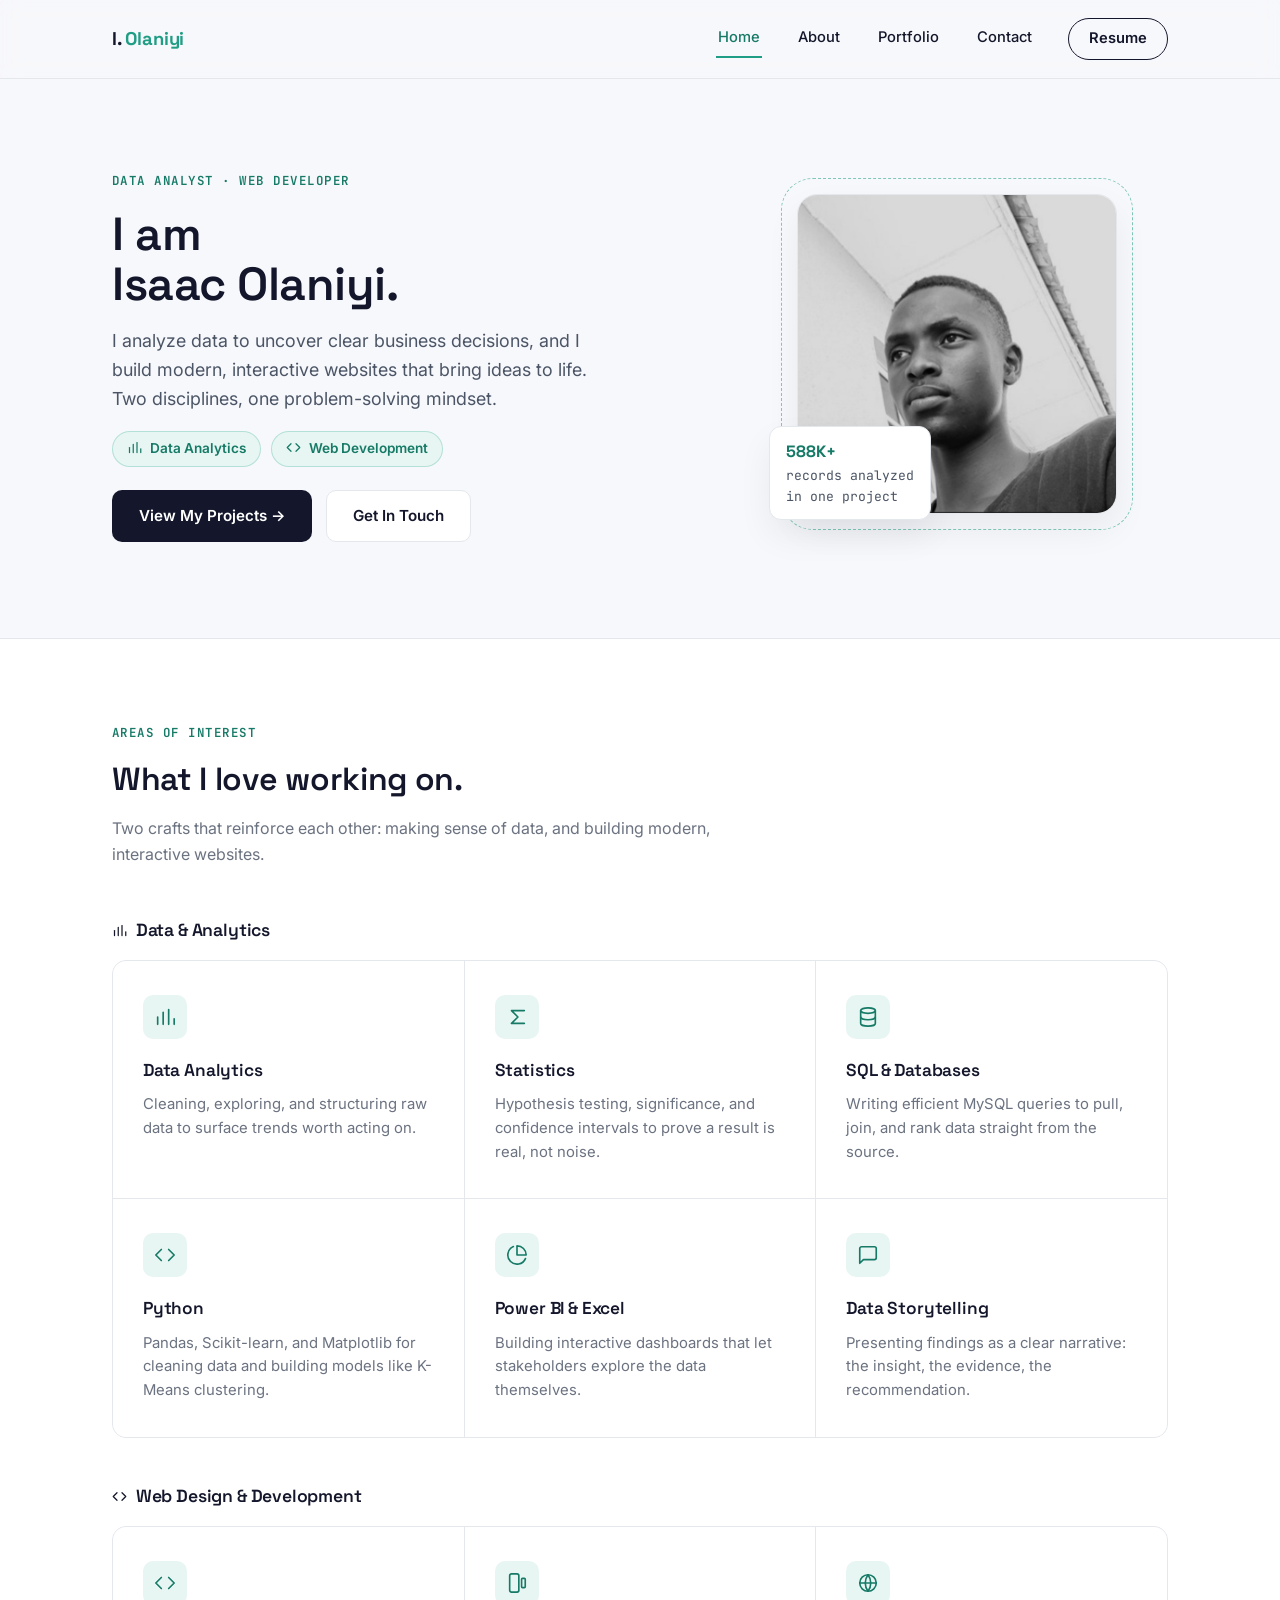
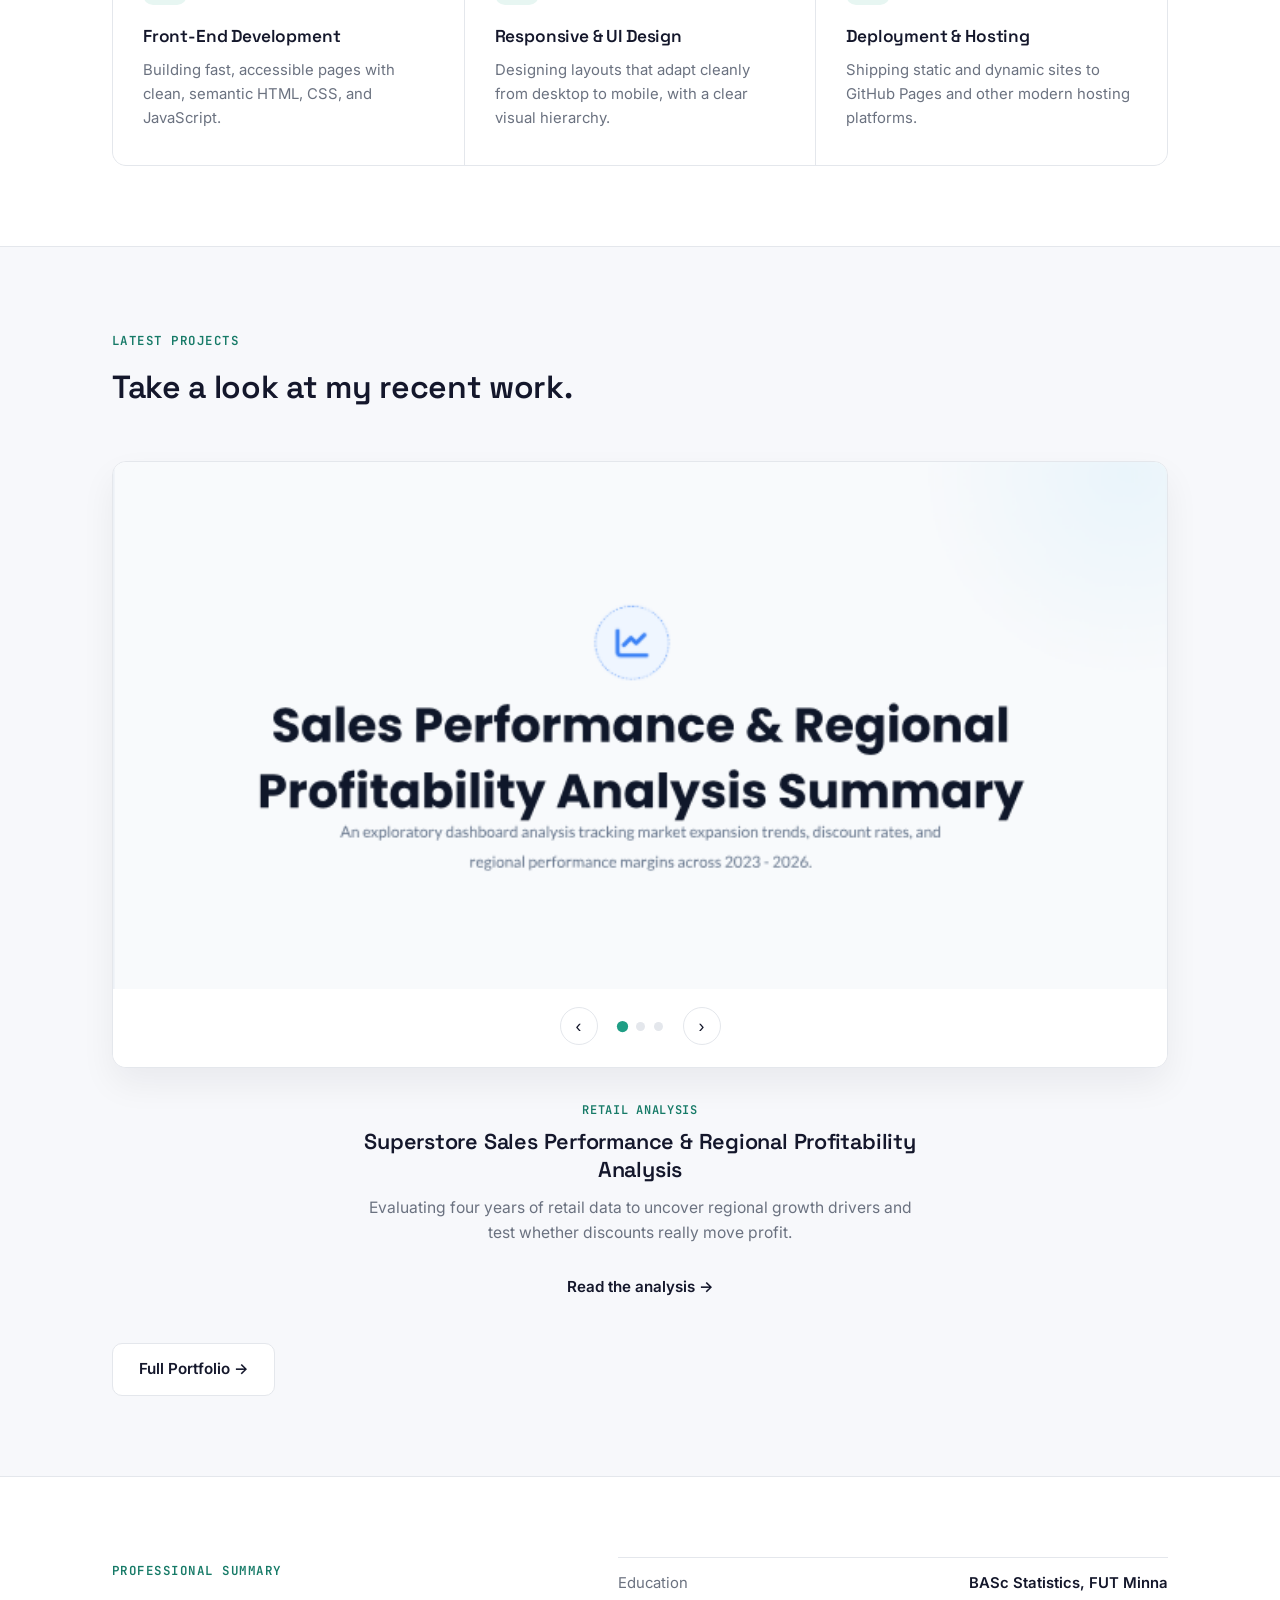
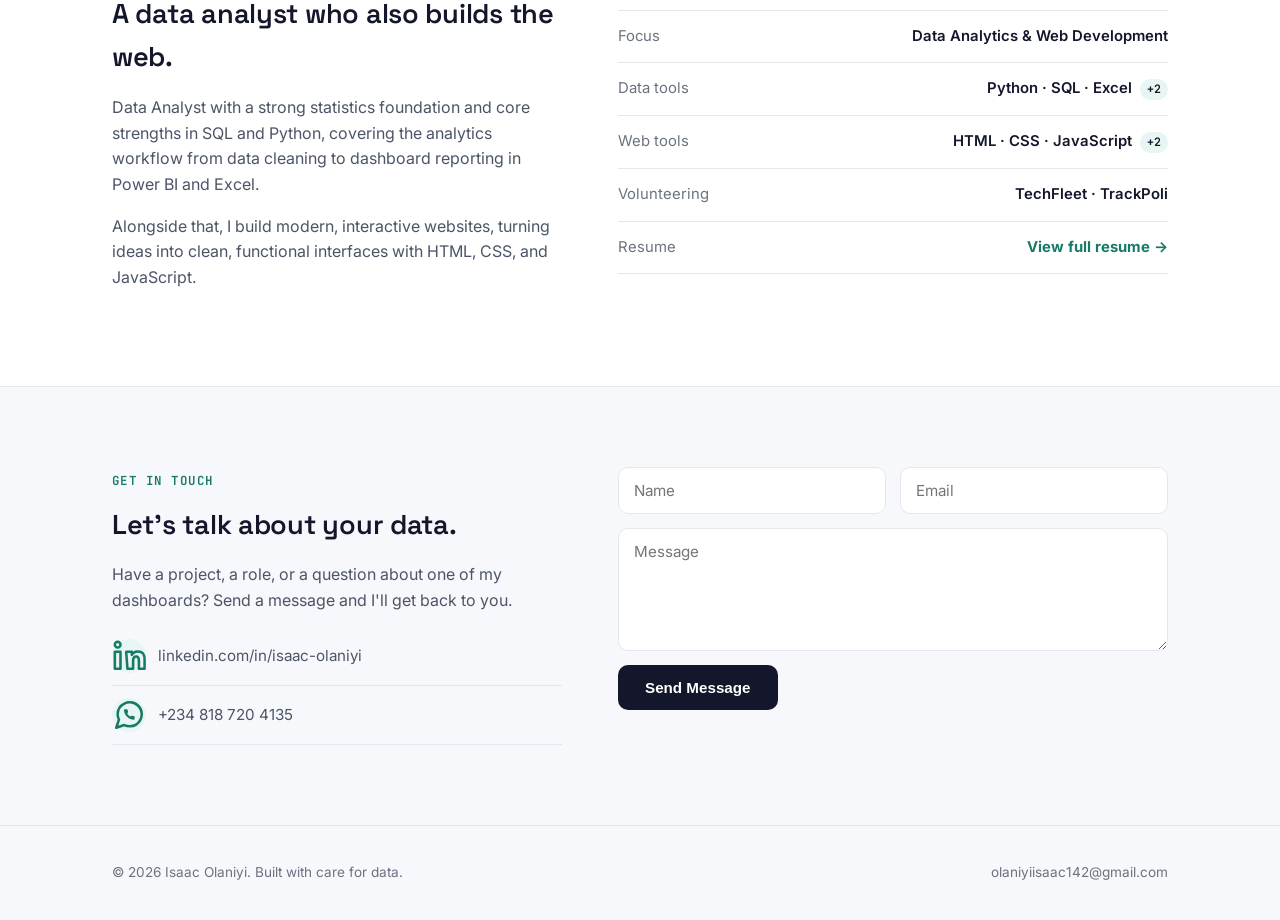
<file: index.html>
<!DOCTYPE html>
<html lang="en">
<head>
<meta charset="utf-8" />
<meta name="viewport" content="width=device-width, initial-scale=1" />
<title>Isaac Olaniyi | Data Analyst &amp; Web Developer</title>
<link rel="stylesheet" href="css/style.css" />
</head>
<body>

<nav id="site-nav">
  <div class="nav-inner">
    <a href="index.html" class="brand">I. <span>Olaniyi</span></a>
    <button class="nav-toggle" aria-label="Toggle menu"><span></span><span></span><span></span></button>
    <div class="nav-links">
      <a href="index.html" class="current">Home</a>
      <a href="index.html#about">About</a>
      <a href="portfolio.html">Portfolio</a>
      <a href="index.html#contact">Contact</a>
      <a href="resume.html" class="btn-pill">Resume</a>
    </div>
  </div>
</nav>

<main>

  <!-- Hero -->
  <section class="hero">
    <div class="wrap hero-grid">
      <div>
        <span class="eyebrow">Data Analyst · Web Developer</span>
        <h1>I am<br />Isaac Olaniyi.</h1>
        <p class="lede">I analyze data to uncover clear business decisions, and I build modern, interactive websites that bring ideas to life. Two disciplines, one problem-solving mindset.</p>
        <div class="dual-badges">
          <span class="dual-badge"><svg class="inline-icon" viewBox="0 0 24 24" fill="none" stroke="currentColor" stroke-width="2" stroke-linecap="round" stroke-linejoin="round"><line x1="4" y1="20" x2="4" y2="12"/><line x1="10" y1="20" x2="10" y2="7"/><line x1="16" y1="20" x2="16" y2="4"/><line x1="22" y1="20" x2="22" y2="14"/></svg> Data Analytics</span>
          <span class="dual-badge"><svg class="inline-icon" viewBox="0 0 24 24" fill="none" stroke="currentColor" stroke-width="2" stroke-linecap="round" stroke-linejoin="round"><polyline points="16 18 22 12 16 6"/><polyline points="8 6 2 12 8 18"/></svg> Web Development</span>
        </div>
        <div class="actions-row" style="margin-top:1.4em;">
          <a href="portfolio.html" class="btn btn-primary">View My Projects →</a>
          <a href="index.html#contact" class="btn btn-ghost">Get In Touch</a>
        </div>
      </div>
      <div class="hero-photo-wrap">
        <div class="hero-ring"></div>
        <div class="hero-photo"><img src="images/avatar.png" alt="Isaac Olaniyi" /></div>
        <div class="hero-chip"><strong>588K+</strong>records analyzed<br />in one project</div>
      </div>
    </div>
  </section>

  <!-- Areas of Interest -->
  <section class="section section-alt" id="interests">
    <div class="wrap">
      <div class="section-head">
        <span class="eyebrow">Areas of Interest</span>
        <h2>What I love working on.</h2>
        <p>Two crafts that reinforce each other: making sense of data, and building modern, interactive websites.</p>
      </div>

      <h3 class="interest-group-title"><svg class="inline-icon" viewBox="0 0 24 24" fill="none" stroke="currentColor" stroke-width="2" stroke-linecap="round" stroke-linejoin="round"><line x1="4" y1="20" x2="4" y2="12"/><line x1="10" y1="20" x2="10" y2="7"/><line x1="16" y1="20" x2="16" y2="4"/><line x1="22" y1="20" x2="22" y2="14"/></svg> Data &amp; Analytics</h3>
      <div class="interest-grid">
        <div class="interest-card">
          <div class="interest-icon">
            <svg viewBox="0 0 24 24" fill="none" stroke="currentColor" stroke-width="1.8" stroke-linecap="round" stroke-linejoin="round"><line x1="4" y1="20" x2="4" y2="12"/><line x1="10" y1="20" x2="10" y2="7"/><line x1="16" y1="20" x2="16" y2="4"/><line x1="22" y1="20" x2="22" y2="14"/></svg>
          </div>
          <h3>Data Analytics</h3>
          <p>Cleaning, exploring, and structuring raw data to surface trends worth acting on.</p>
        </div>
        <div class="interest-card">
          <div class="interest-icon">
            <svg viewBox="0 0 24 24" fill="none" stroke="currentColor" stroke-width="1.8" stroke-linecap="round" stroke-linejoin="round"><path d="M20 5H6l7 7-7 7h14"/></svg>
          </div>
          <h3>Statistics</h3>
          <p>Hypothesis testing, significance, and confidence intervals to prove a result is real, not noise.</p>
        </div>
        <div class="interest-card">
          <div class="interest-icon">
            <svg viewBox="0 0 24 24" fill="none" stroke="currentColor" stroke-width="1.8" stroke-linecap="round" stroke-linejoin="round"><ellipse cx="12" cy="5" rx="8" ry="3"/><path d="M4 5v14c0 1.66 3.58 3 8 3s8-1.34 8-3V5"/><path d="M4 12c0 1.66 3.58 3 8 3s8-1.34 8-3"/></svg>
          </div>
          <h3>SQL &amp; Databases</h3>
          <p>Writing efficient MySQL queries to pull, join, and rank data straight from the source.</p>
        </div>
        <div class="interest-card">
          <div class="interest-icon">
            <svg viewBox="0 0 24 24" fill="none" stroke="currentColor" stroke-width="1.8" stroke-linecap="round" stroke-linejoin="round"><polyline points="16 18 22 12 16 6"/><polyline points="8 6 2 12 8 18"/></svg>
          </div>
          <h3>Python</h3>
          <p>Pandas, Scikit-learn, and Matplotlib for cleaning data and building models like K-Means clustering.</p>
        </div>
        <div class="interest-card">
          <div class="interest-icon">
            <svg viewBox="0 0 24 24" fill="none" stroke="currentColor" stroke-width="1.8" stroke-linecap="round" stroke-linejoin="round"><path d="M21.21 15.89A10 10 0 1 1 8 2.83"/><path d="M22 12A10 10 0 0 0 12 2v10z"/></svg>
          </div>
          <h3>Power BI &amp; Excel</h3>
          <p>Building interactive dashboards that let stakeholders explore the data themselves.</p>
        </div>
        <div class="interest-card">
          <div class="interest-icon">
            <svg viewBox="0 0 24 24" fill="none" stroke="currentColor" stroke-width="1.8" stroke-linecap="round" stroke-linejoin="round"><path d="M21 15a2 2 0 0 1-2 2H7l-4 4V5a2 2 0 0 1 2-2h14a2 2 0 0 1 2 2z"/></svg>
          </div>
          <h3>Data Storytelling</h3>
          <p>Presenting findings as a clear narrative: the insight, the evidence, the recommendation.</p>
        </div>
      </div>

      <h3 class="interest-group-title" style="margin-top:44px;"><svg class="inline-icon" viewBox="0 0 24 24" fill="none" stroke="currentColor" stroke-width="2" stroke-linecap="round" stroke-linejoin="round"><polyline points="16 18 22 12 16 6"/><polyline points="8 6 2 12 8 18"/></svg> Web Design &amp; Development</h3>
      <div class="interest-grid">
        <div class="interest-card">
          <div class="interest-icon">
            <svg viewBox="0 0 24 24" fill="none" stroke="currentColor" stroke-width="1.8" stroke-linecap="round" stroke-linejoin="round"><polyline points="16 18 22 12 16 6"/><polyline points="8 6 2 12 8 18"/></svg>
          </div>
          <h3>Front-End Development</h3>
          <p>Building fast, accessible pages with clean, semantic HTML, CSS, and JavaScript.</p>
        </div>
        <div class="interest-card">
          <div class="interest-icon">
            <svg viewBox="0 0 24 24" fill="none" stroke="currentColor" stroke-width="1.8" stroke-linecap="round" stroke-linejoin="round"><rect x="4" y="2" width="10" height="20" rx="2"/><rect x="17" y="7" width="4" height="10" rx="1"/></svg>
          </div>
          <h3>Responsive &amp; UI Design</h3>
          <p>Designing layouts that adapt cleanly from desktop to mobile, with a clear visual hierarchy.</p>
        </div>
        <div class="interest-card">
          <div class="interest-icon">
            <svg viewBox="0 0 24 24" fill="none" stroke="currentColor" stroke-width="1.8" stroke-linecap="round" stroke-linejoin="round"><circle cx="12" cy="12" r="9"/><line x1="3" y1="12" x2="21" y2="12"/><path d="M12 3a15 15 0 010 18a15 15 0 010-18z"/></svg>
          </div>
          <h3>Deployment &amp; Hosting</h3>
          <p>Shipping static and dynamic sites to GitHub Pages and other modern hosting platforms.</p>
        </div>
      </div>
    </div>
  </section>

  <!-- Latest Projects -->
  <section class="section" id="work">
    <div class="wrap">
      <div class="section-head">
        <span class="eyebrow">Latest Projects</span>
        <h2>Take a look at my recent work.</h2>
      </div>
      <div class="project-slider" id="project-slider">
        <div class="slider-track" id="slider-track">

          <div class="slide">
            <a href="project-ecommerce.html" class="slide-image">
              <img src="images/thumbs/superstore-slide.png" alt="Superstore Sales Performance summary slide" />
            </a>
          </div>

          <div class="slide">
            <a href="project-abtest.html" class="slide-image">
              <img src="images/thumbs/abtest-slide.png" alt="Campaign Performance A/B Test Evaluation title slide" />
            </a>
          </div>

          <div class="slide">
            <a href="project-webportfolio.html" class="slide-image">
              <img src="images/thumbs/webportfolio-preview.png" alt="This portfolio website homepage preview" />
            </a>
          </div>

        </div>
        <div class="slider-controls">
          <button class="slider-arrow" id="slider-prev" aria-label="Previous project">‹</button>
          <div class="slider-dots" id="slider-dots">
            <button class="dot active" data-goto="0" aria-label="Go to slide 1"></button>
            <button class="dot" data-goto="1" aria-label="Go to slide 2"></button>
            <button class="dot" data-goto="2" aria-label="Go to slide 3"></button>
          </div>
          <button class="slider-arrow" id="slider-next" aria-label="Next project">›</button>
        </div>
      </div>

      <div class="slide-captions" id="slide-captions">
        <div class="slide-caption active">
          <span class="project-tag">Retail Analysis</span>
          <h3><a href="project-ecommerce.html">Superstore Sales Performance &amp; Regional Profitability Analysis</a></h3>
          <p>Evaluating four years of retail data to uncover regional growth drivers and test whether discounts really move profit.</p>
          <a href="project-ecommerce.html" class="project-arrow">Read the analysis →</a>
        </div>
        <div class="slide-caption">
          <span class="project-tag">Marketing Experimentation</span>
          <h3><a href="project-abtest.html">Marketing Campaign A/B Test Evaluation</a></h3>
          <p>A Chi-Square test across 588,101 users proving the ad campaign drove a real, statistically significant lift.</p>
          <a href="project-abtest.html" class="project-arrow">Read the analysis →</a>
        </div>
        <div class="slide-caption">
          <span class="project-tag">Web Development</span>
          <h3><a href="project-webportfolio.html">This Portfolio Website</a></h3>
          <p>A responsive, multi-page site built from scratch with semantic HTML, custom CSS, and vanilla JS, the one you're looking at right now.</p>
          <a href="project-webportfolio.html" class="project-arrow">See how it's built →</a>
        </div>
      </div>

      <div class="section-foot">
        <a href="portfolio.html" class="btn btn-ghost">Full Portfolio →</a>
      </div>
    </div>
  </section>

  <!-- About -->
  <section class="section section-alt" id="about">
    <div class="wrap about-layout">
      <div>
        <span class="eyebrow">Professional Summary</span>
        <h2 style="font-size:1.7em;margin-bottom:.6em;">A data analyst who also builds the web.</h2>
        <p>Data Analyst with a strong statistics foundation and core strengths in SQL and Python, covering the analytics workflow from data cleaning to dashboard reporting in Power BI and Excel.</p>
        <p>Alongside that, I build modern, interactive websites, turning ideas into clean, functional interfaces with HTML, CSS, and JavaScript.</p>
      </div>
      <ul class="fact-list">
        <li><span>Education</span><span>BASc Statistics, FUT Minna</span></li>
        <li><span>Focus</span><span>Data Analytics &amp; Web Development</span></li>
        <li><span>Data tools</span><span>Python · SQL · Excel <span class="tool-more">+2</span></span></li>
        <li><span>Web tools</span><span>HTML · CSS · JavaScript <span class="tool-more">+2</span></span></li>
        <li><span>Volunteering</span><span>TechFleet · TrackPoli</span></li>
        <li><span>Resume</span><span><a href="resume.html" style="color:var(--teal-dark);font-weight:700;">View full resume →</a></span></li>
      </ul>
    </div>
  </section>

  <!-- Contact -->
  <section class="section" id="contact">
    <div class="wrap contact-layout">
      <div>
        <span class="eyebrow">Get In Touch</span>
        <h2 style="font-size:1.7em;margin-bottom:.6em;">Let's talk about your data.</h2>
        <p style="margin-bottom:1.6em;">Have a project, a role, or a question about one of my dashboards? Send a message and I'll get back to you.</p>
        <ul class="contact-info-list">
          <li><span class="icon-dot"><svg viewBox="0 0 24 24" fill="none" stroke="currentColor" stroke-width="1.8" stroke-linecap="round" stroke-linejoin="round"><rect x="2" y="9" width="4" height="12"/><circle cx="4" cy="4" r="2"/><path d="M10 9h4v2.2c.7-1.3 2.2-2.4 4.3-2.4 4 0 4.7 2.5 4.7 5.8V21h-4v-5.6c0-1.4 0-3.1-1.9-3.1s-2.2 1.5-2.2 3v5.7h-4z"/></svg></span> <a href="https://www.linkedin.com/in/isaac-olaniyi-bb84a8340" target="_blank" rel="noopener">linkedin.com/in/isaac-olaniyi</a></li>
          <li><span class="icon-dot"><svg viewBox="0 0 24 24"><path d="M21 11.5a8.38 8.38 0 01-.9 3.8 8.5 8.5 0 01-7.6 4.7 8.38 8.38 0 01-3.8-.9L3 21l1.9-5.7a8.38 8.38 0 01-.9-3.8 8.5 8.5 0 014.7-7.6 8.38 8.38 0 013.8-.9h.5a8.48 8.48 0 018 8v.5z" fill="none" stroke="currentColor" stroke-width="1.8" stroke-linecap="round" stroke-linejoin="round"/><g transform="translate(7.6,7.1) scale(0.38)" fill="currentColor" stroke="none"><path d="M22 16.92v3a2 2 0 01-2.18 2 19.79 19.79 0 01-8.63-3.07 19.5 19.5 0 01-6-6 19.79 19.79 0 01-3.07-8.67A2 2 0 014.11 2h3a2 2 0 012 1.72c.127.96.362 1.903.7 2.81a2 2 0 01-.45 2.11L8.09 9.91a16 16 0 006 6l1.27-1.27a2 2 0 012.11-.45c.907.338 1.85.573 2.81.7A2 2 0 0122 16.92z"/></g></svg></span> <a href="https://wa.me/2348187204135" target="_blank" rel="noopener">+234 818 720 4135</a></li>
        </ul>
      </div>
      <div>
        <form id="contact-form" method="POST" action="https://formsubmit.co/olaniyiisaac142@gmail.com">
          <input type="hidden" name="_subject" value="New message from portfolio site" />
          <input type="hidden" name="_captcha" value="false" />
          <div class="form-row">
            <input type="text" name="name" id="name" placeholder="Name" required />
            <input type="email" name="_replyto" id="email" placeholder="Email" required />
          </div>
          <textarea name="message" id="message" placeholder="Message" rows="5" required></textarea>
          <p id="form-message" style="display:none;"></p>
          <div>
            <button type="submit" class="btn btn-primary">Send Message</button>
          </div>
        </form>
      </div>
    </div>
  </section>

</main>

<footer>
  <div class="wrap footer-inner">
    <span>© 2026 Isaac Olaniyi. Built with care for data.</span>
    <span>olaniyiisaac142@gmail.com</span>
  </div>
</footer>

<script src="js/main.js"></script>
</body>
</html>
</file>
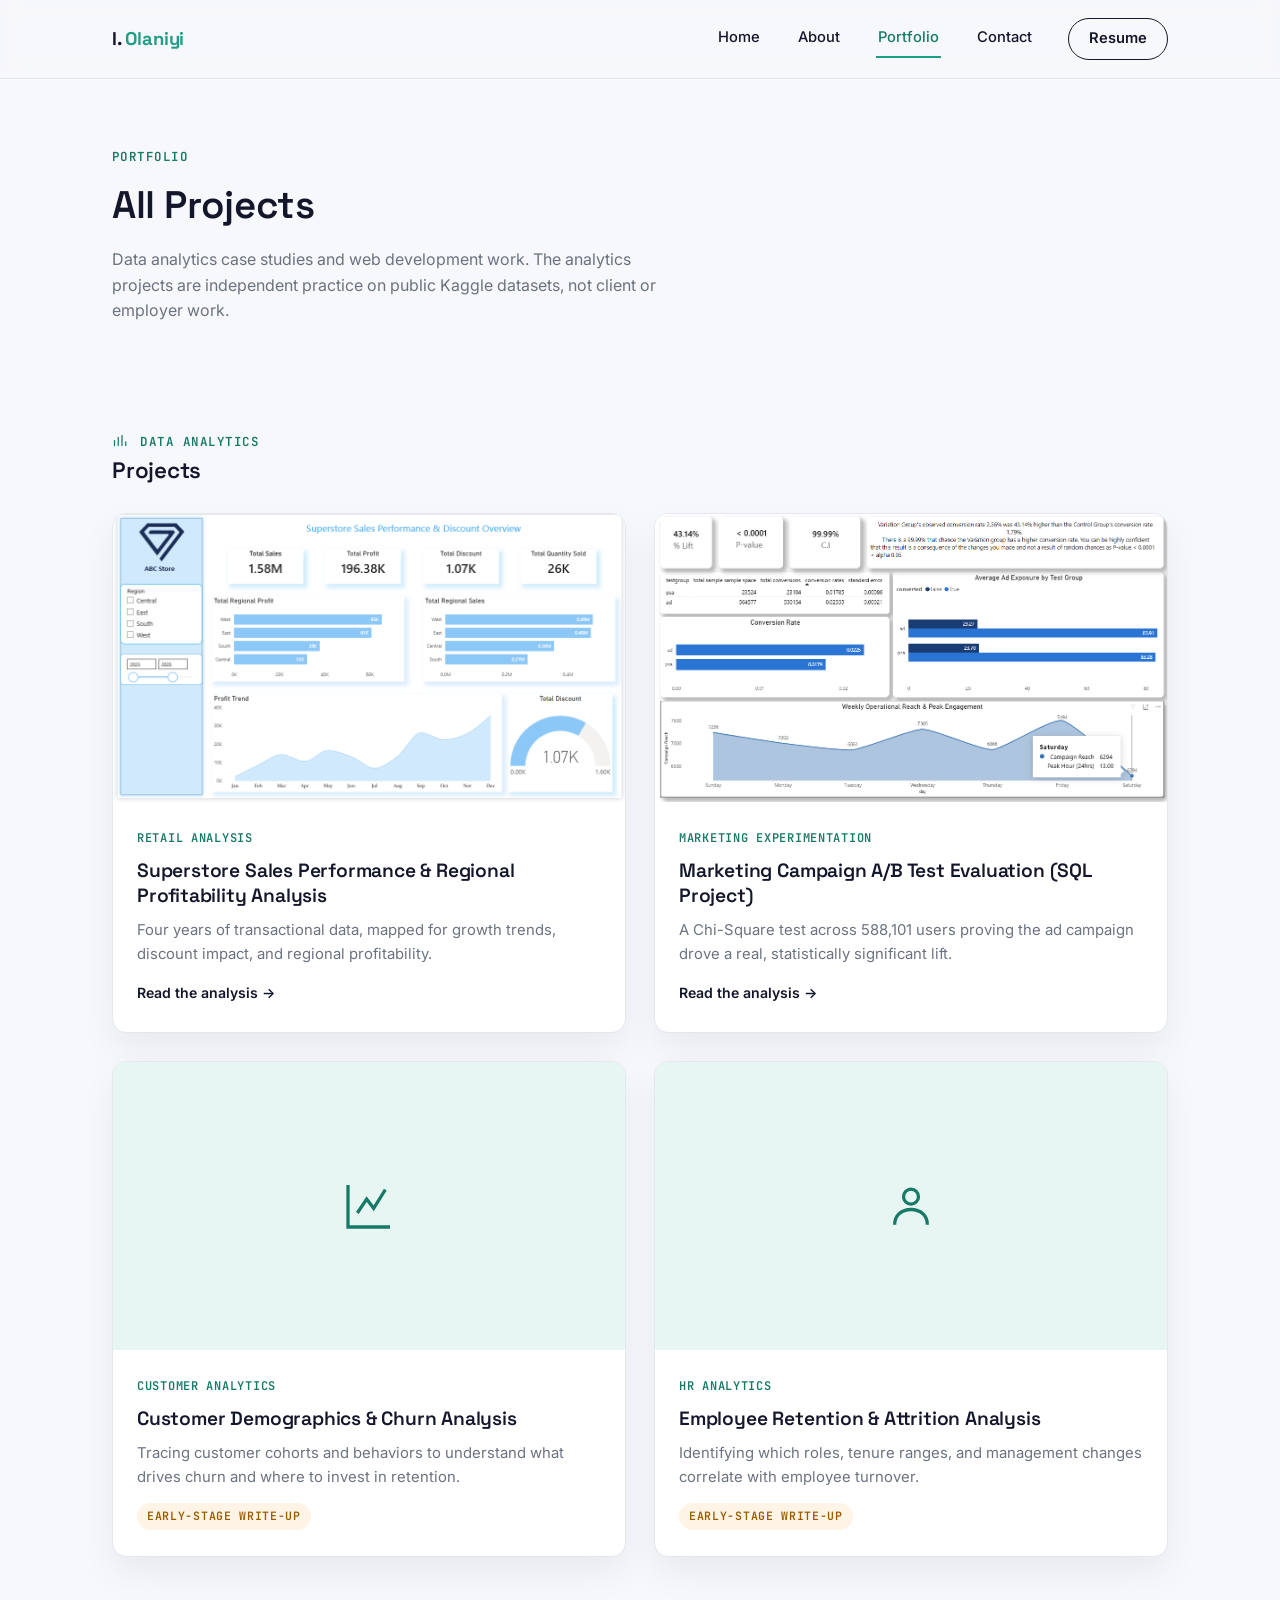
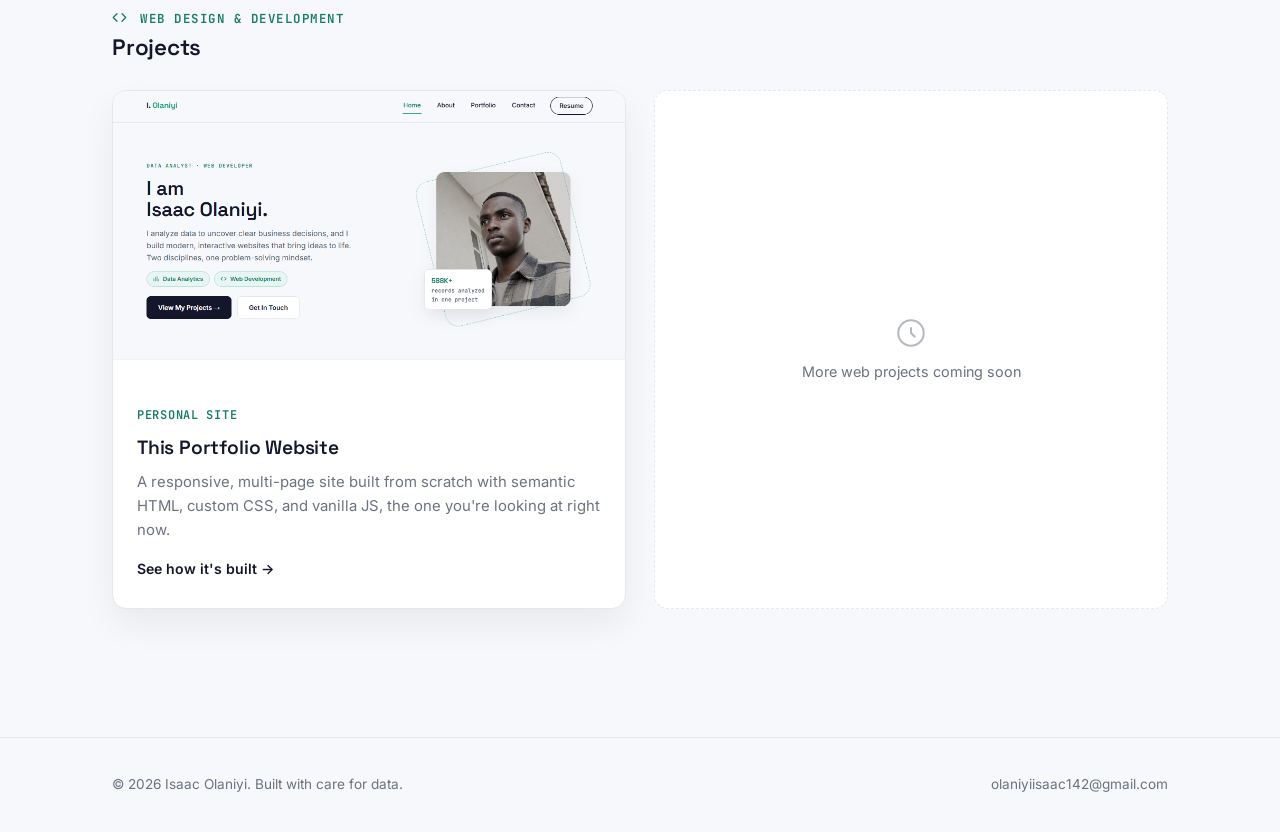
<file: portfolio.html>
<!DOCTYPE html>
<html lang="en">
<head>
<meta charset="utf-8" />
<meta name="viewport" content="width=device-width, initial-scale=1" />
<title>Portfolio | Isaac Olaniyi</title>
<link rel="stylesheet" href="css/style.css" />
</head>
<body>

<nav id="site-nav">
  <div class="nav-inner">
    <a href="index.html" class="brand">I. <span>Olaniyi</span></a>
    <button class="nav-toggle" aria-label="Toggle menu"><span></span><span></span><span></span></button>
    <div class="nav-links">
      <a href="index.html">Home</a>
      <a href="index.html#about">About</a>
      <a href="portfolio.html" class="current">Portfolio</a>
      <a href="index.html#contact">Contact</a>
      <a href="resume.html" class="btn-pill">Resume</a>
    </div>
  </div>
</nav>

<main>
  <header class="page-header">
    <div class="wrap">
      <span class="eyebrow">Portfolio</span>
      <h1>All Projects</h1>
      <p>Data analytics case studies and web development work. The analytics projects are independent practice on public Kaggle datasets, not client or employer work.</p>
    </div>
  </header>

  <section class="section">
    <div class="wrap">

      <div class="portfolio-category" id="data-projects">
        <div class="portfolio-category-head">
          <div>
            <span class="eyebrow"><svg class="inline-icon" viewBox="0 0 24 24" fill="none" stroke="currentColor" stroke-width="2" stroke-linecap="round" stroke-linejoin="round"><line x1="4" y1="20" x2="4" y2="12"/><line x1="10" y1="20" x2="10" y2="7"/><line x1="16" y1="20" x2="16" y2="4"/><line x1="22" y1="20" x2="22" y2="14"/></svg> Data Analytics</span>
            <h2>Projects</h2>
          </div>
        </div>
        <div class="project-grid">

          <a class="project-card" href="project-ecommerce.html">
            <div class="project-thumb"><img src="images/thumbs/superstore.jpg" alt="Superstore sales dashboard preview" /></div>
            <div class="project-body">
              <span class="project-tag">Retail Analysis</span>
              <h3>Superstore Sales Performance &amp; Regional Profitability Analysis</h3>
              <p>Four years of transactional data, mapped for growth trends, discount impact, and regional profitability.</p>
              <span class="project-arrow">Read the analysis →</span>
            </div>
          </a>

          <a class="project-card" href="project-abtest.html">
            <div class="project-thumb"><img src="images/thumbs/abtest.jpg" alt="A/B test results preview" /></div>
            <div class="project-body">
              <span class="project-tag">Marketing Experimentation</span>
              <h3>Marketing Campaign A/B Test Evaluation (SQL Project)</h3>
              <p>A Chi-Square test across 588,101 users proving the ad campaign drove a real, statistically significant lift.</p>
              <span class="project-arrow">Read the analysis →</span>
            </div>
          </a>

          <a class="project-card" href="project-churn.html">
            <div class="project-thumb placeholder">
              <svg width="56" height="56" viewBox="0 0 24 24" fill="none" stroke="currentColor" stroke-width="1.4"><path d="M3 3v18h18"/><path d="M7 15l4-6 3 4 5-8"/></svg>
            </div>
            <div class="project-body">
              <span class="project-tag">Customer Analytics</span>
              <h3>Customer Demographics &amp; Churn Analysis</h3>
              <p>Tracing customer cohorts and behaviors to understand what drives churn and where to invest in retention.</p>
              <span class="status-chip" style="margin-top:14px;display:inline-block;">Early-stage write-up</span>
            </div>
          </a>

          <a class="project-card" href="project-employee.html">
            <div class="project-thumb placeholder">
              <svg width="56" height="56" viewBox="0 0 24 24" fill="none" stroke="currentColor" stroke-width="1.4"><circle cx="12" cy="8" r="3.2"/><path d="M5 20c0-4 3-6.5 7-6.5s7 2.5 7 6.5"/></svg>
            </div>
            <div class="project-body">
              <span class="project-tag">HR Analytics</span>
              <h3>Employee Retention &amp; Attrition Analysis</h3>
              <p>Identifying which roles, tenure ranges, and management changes correlate with employee turnover.</p>
              <span class="status-chip" style="margin-top:14px;display:inline-block;">Early-stage write-up</span>
            </div>
          </a>

        </div>
      </div>

      <div class="portfolio-category" id="web-projects">
        <div class="portfolio-category-head">
          <div>
            <span class="eyebrow"><svg class="inline-icon" viewBox="0 0 24 24" fill="none" stroke="currentColor" stroke-width="2" stroke-linecap="round" stroke-linejoin="round"><polyline points="16 18 22 12 16 6"/><polyline points="8 6 2 12 8 18"/></svg> Web Design &amp; Development</span>
            <h2>Projects</h2>
          </div>
        </div>
        <div class="project-grid">

          <a class="project-card" href="project-webportfolio.html">
            <div class="project-thumb"><img src="images/thumbs/webportfolio-preview.png" alt="This portfolio website homepage preview" /></div>
            <div class="project-body">
              <span class="project-tag">Personal Site</span>
              <h3>This Portfolio Website</h3>
              <p>A responsive, multi-page site built from scratch with semantic HTML, custom CSS, and vanilla JS, the one you're looking at right now.</p>
              <span class="project-arrow">See how it's built →</span>
            </div>
          </a>

          <div class="coming-soon-card">
            <svg width="34" height="34" viewBox="0 0 24 24" fill="none" stroke="currentColor" stroke-width="1.4"><circle cx="12" cy="12" r="9"/><path d="M12 8v4l3 3"/></svg>
            <p style="margin:0;font-size:.9em;">More web projects coming soon</p>
          </div>

        </div>
      </div>

    </div>
  </section>
</main>

<footer>
  <div class="wrap footer-inner">
    <span>© 2026 Isaac Olaniyi. Built with care for data.</span>
    <span>olaniyiisaac142@gmail.com</span>
  </div>
</footer>

<script src="js/main.js"></script>
</body>
</html>
</file>
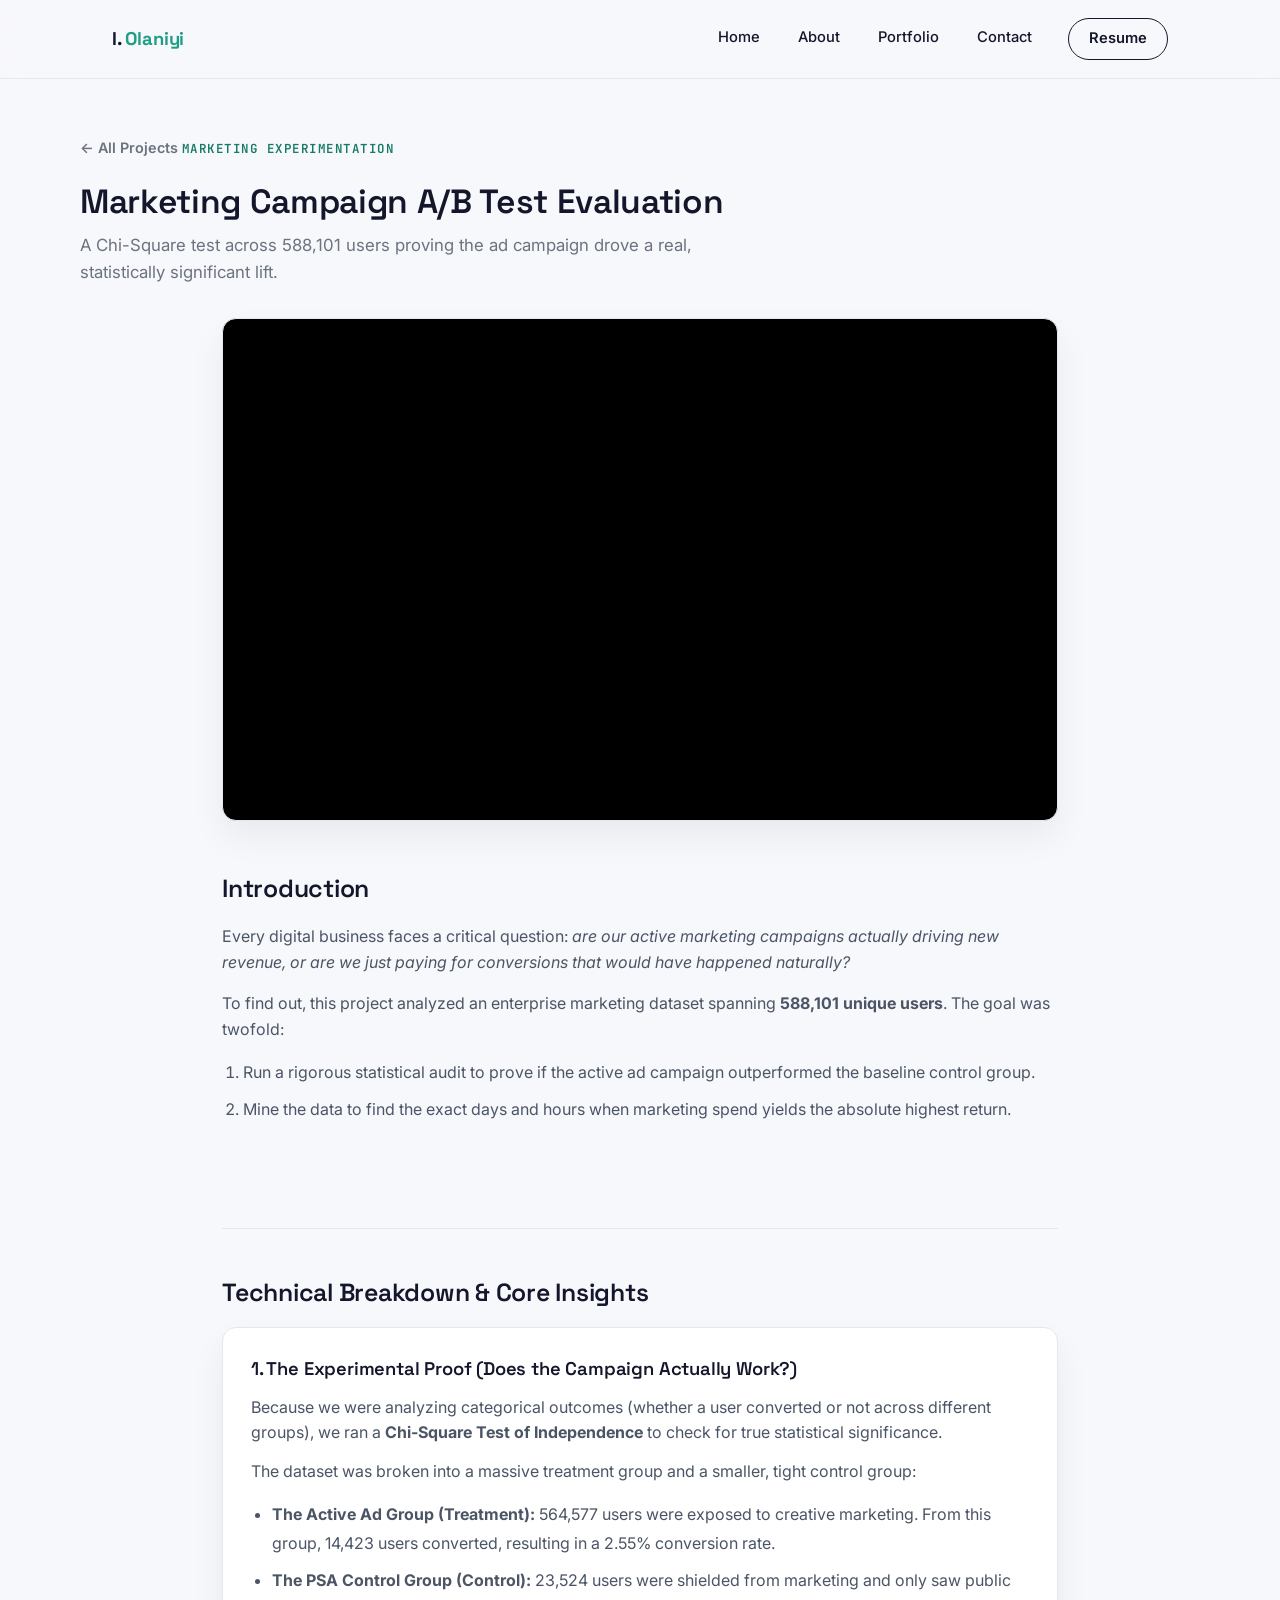
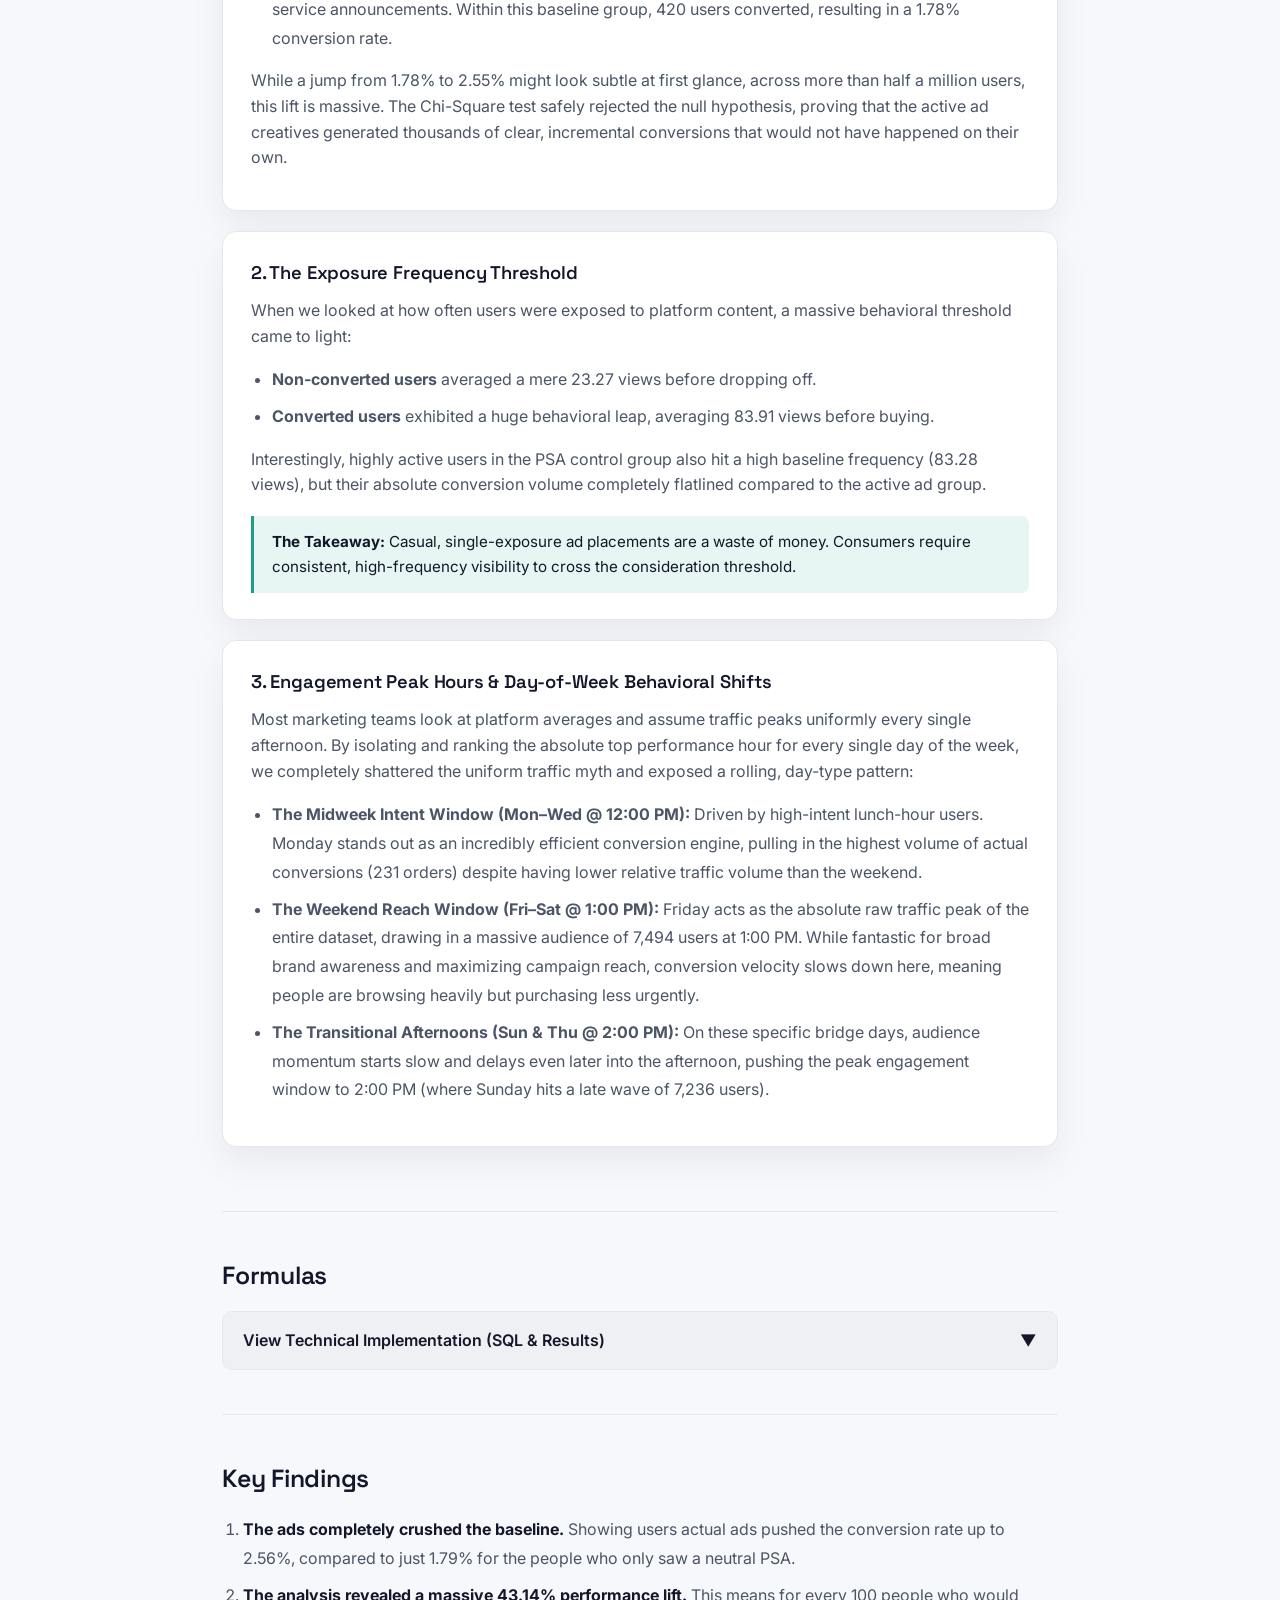
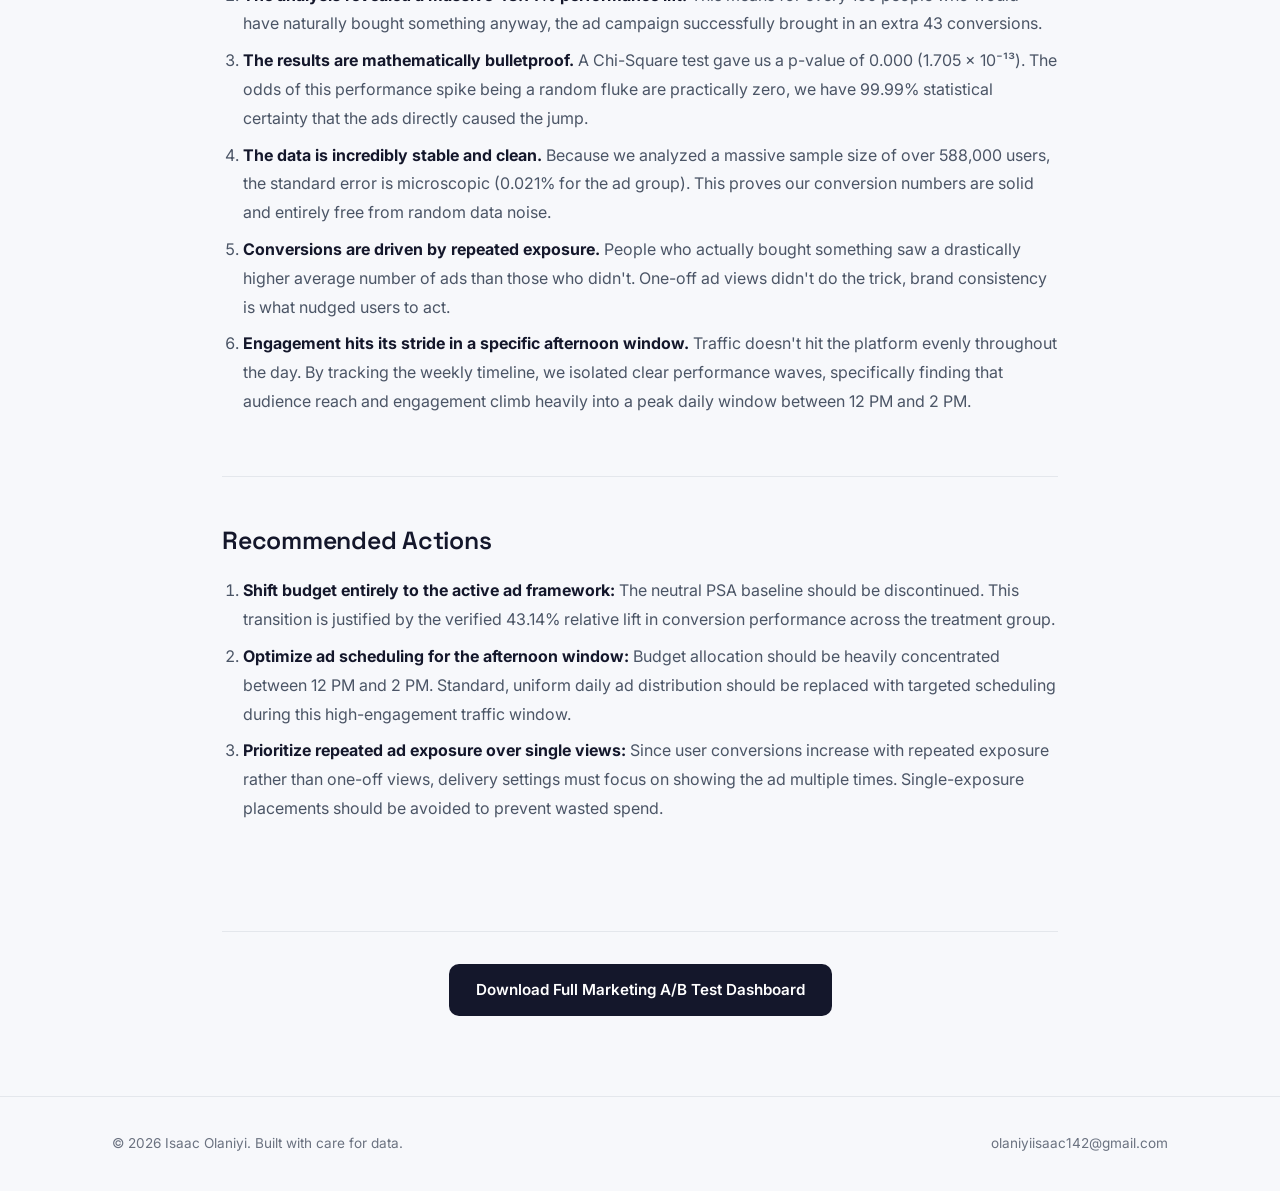
<file: project-abtest.html>
<!DOCTYPE html>
<html lang="en">
<head>
<meta charset="utf-8" />
<meta name="viewport" content="width=device-width, initial-scale=1" />
<title>Marketing Campaign A/B Test Evaluation | Isaac Olaniyi</title>
<link rel="stylesheet" href="css/style.css" />
</head>
<body>

<nav id="site-nav">
  <div class="nav-inner">
    <a href="index.html" class="brand">I. <span>Olaniyi</span></a>
    <button class="nav-toggle" aria-label="Toggle menu"><span></span><span></span><span></span></button>
    <div class="nav-links">
      <a href="index.html">Home</a>
      <a href="index.html#about">About</a>
      <a href="portfolio.html">Portfolio</a>
      <a href="index.html#contact">Contact</a>
      <a href="resume.html" class="btn-pill">Resume</a>
    </div>
  </div>
</nav>

<div class="wrap project-title-block">
  <a href="portfolio.html" class="back-link">← All Projects</a>
  <span class="eyebrow">Marketing Experimentation</span>
  <h1>Marketing Campaign A/B Test Evaluation</h1>
  <p>A Chi-Square test across 588,101 users proving the ad campaign drove a real, statistically significant lift.</p>
</div>

<div class="project-detail-container">
  <div class="hero-media">
    <iframe src="https://docs.google.com/presentation/d/1PhqepcUbbCa_OYAYAIbiZD9W6WbTuJtN7qJeRFWtKk4/embed?start=true&loop=true&delayms=3000&rm=minimal" allowfullscreen="allowfullscreen" allow="autoplay"></iframe>
  </div>

  <div class="project-content">
    <section class="section">
      <h2>Introduction</h2>
      <p>Every digital business faces a critical question: <em>are our active marketing campaigns actually driving new revenue, or are we just paying for conversions that would have happened naturally?</em></p>
      <p>To find out, this project analyzed an enterprise marketing dataset spanning <strong>588,101 unique users</strong>. The goal was twofold:</p>
      <ol class="challenge-list">
        <li>Run a rigorous statistical audit to prove if the active ad campaign outperformed the baseline control group.</li>
        <li>Mine the data to find the exact days and hours when marketing spend yields the absolute highest return.</li>
      </ol>
    </section>

    <hr class="section-divider" />

    <section class="section" style="border-top:none;padding-top:0;">
      <h2>Technical Breakdown &amp; Core Insights</h2>

      <div class="insight-card">
        <h3 style="margin-top:0;">1. The Experimental Proof (Does the Campaign Actually Work?)</h3>
        <p>Because we were analyzing categorical outcomes (whether a user converted or not across different groups), we ran a <strong>Chi-Square Test of Independence</strong> to check for true statistical significance.</p>
        <p>The dataset was broken into a massive treatment group and a smaller, tight control group:</p>
        <ul class="metrics-list">
          <li><strong>The Active Ad Group (Treatment):</strong> 564,577 users were exposed to creative marketing. From this group, 14,423 users converted, resulting in a 2.55% conversion rate.</li>
          <li><strong>The PSA Control Group (Control):</strong> 23,524 users were shielded from marketing and only saw public service announcements. Within this baseline group, 420 users converted, resulting in a 1.78% conversion rate.</li>
        </ul>
        <p>While a jump from 1.78% to 2.55% might look subtle at first glance, across more than half a million users, this lift is massive. The Chi-Square test safely rejected the null hypothesis, proving that the active ad creatives generated thousands of clear, incremental conversions that would not have happened on their own.</p>
      </div>

      <div class="insight-card">
        <h3 style="margin-top:0;">2. The Exposure Frequency Threshold</h3>
        <p>When we looked at how often users were exposed to platform content, a massive behavioral threshold came to light:</p>
        <ul class="metrics-list">
          <li><strong>Non-converted users</strong> averaged a mere 23.27 views before dropping off.</li>
          <li><strong>Converted users</strong> exhibited a huge behavioral leap, averaging 83.91 views before buying.</li>
        </ul>
        <p>Interestingly, highly active users in the PSA control group also hit a high baseline frequency (83.28 views), but their absolute conversion volume completely flatlined compared to the active ad group.</p>
        <blockquote class="takeaway-quote"><strong>The Takeaway:</strong> Casual, single-exposure ad placements are a waste of money. Consumers require consistent, high-frequency visibility to cross the consideration threshold.</blockquote>
      </div>

      <div class="insight-card">
        <h3 style="margin-top:0;">3. Engagement Peak Hours &amp; Day-of-Week Behavioral Shifts</h3>
        <p>Most marketing teams look at platform averages and assume traffic peaks uniformly every single afternoon. By isolating and ranking the absolute top performance hour for every single day of the week, we completely shattered the uniform traffic myth and exposed a rolling, day-type pattern:</p>
        <ul class="temporal-list">
          <li><strong>The Midweek Intent Window (Mon–Wed @ 12:00 PM):</strong> Driven by high-intent lunch-hour users. Monday stands out as an incredibly efficient conversion engine, pulling in the highest volume of actual conversions (231 orders) despite having lower relative traffic volume than the weekend.</li>
          <li><strong>The Weekend Reach Window (Fri–Sat @ 1:00 PM):</strong> Friday acts as the absolute raw traffic peak of the entire dataset, drawing in a massive audience of 7,494 users at 1:00 PM. While fantastic for broad brand awareness and maximizing campaign reach, conversion velocity slows down here, meaning people are browsing heavily but purchasing less urgently.</li>
          <li><strong>The Transitional Afternoons (Sun &amp; Thu @ 2:00 PM):</strong> On these specific bridge days, audience momentum starts slow and delays even later into the afternoon, pushing the peak engagement window to 2:00 PM (where Sunday hits a late wave of 7,236 users).</li>
        </ul>
      </div>
    </section>

    <section class="section">
      <h2>Formulas</h2>
      <details class="sql-appendix">
        <summary class="appendix-trigger">
          <span>View Technical Implementation (SQL &amp; Results)</span>
          <span>▼</span>
        </summary>
        <div class="appendix-content">
          <h4>MySQL Optimization Query</h4>
          <pre><code>-- Isolating the absolute peak engagement hour per day of the week
WITH HourlyEngagement AS (
    SELECT 
        most_ads_day AS day_of_week,
        most_ads_hour AS peak_hour,
        COUNT(user_id) AS total_reach,
        SUM(CASE WHEN converted = TRUE THEN 1 ELSE 0 END) AS conversions,
        ROW_NUMBER() OVER (
            PARTITION BY most_ads_day 
            ORDER BY COUNT(user_id) DESC
        ) AS engagement_rank
    FROM marketing_campaign_logs
    GROUP BY most_ads_day, most_ads_hour
)
SELECT 
    day_of_week,
    peak_hour,
    total_reach,
    conversions
FROM HourlyEngagement
WHERE engagement_rank = 1
ORDER BY FIELD(day_of_week, 'Sunday', 'Monday', 'Tuesday', 'Wednesday', 'Thursday', 'Friday', 'Saturday');</code></pre>
          <h4>Query Output Grid</h4>
          <div class="table-wrapper">
            <table class="results-table">
              <thead><tr><th>day_of_week</th><th>peak_hour</th><th>total_reach</th><th>conversions</th></tr></thead>
              <tbody>
                <tr><td>Monday</td><td>12:00 PM</td><td>7,002</td><td>231</td></tr>
                <tr><td>Tuesday</td><td>12:00 PM</td><td>6,861</td><td>208</td></tr>
                <tr><td>Wednesday</td><td>12:00 PM</td><td>7,305</td><td>184</td></tr>
                <tr><td>Thursday</td><td>2:00 PM</td><td>6,866</td><td>175</td></tr>
                <tr><td>Friday</td><td>1:00 PM</td><td>7,494</td><td>169</td></tr>
                <tr><td>Saturday</td><td>1:00 PM</td><td>6,294</td><td>129</td></tr>
                <tr><td>Sunday</td><td>2:00 PM</td><td>7,236</td><td>145</td></tr>
              </tbody>
            </table>
          </div>
        </div>
      </details>
    </section>

    <section class="section" id="findings">
      <h2>Key Findings</h2>
      <ol class="findings">
        <li><strong>The ads completely crushed the baseline.</strong> Showing users actual ads pushed the conversion rate up to 2.56%, compared to just 1.79% for the people who only saw a neutral PSA.</li>
        <li><strong>The analysis revealed a massive 43.14% performance lift.</strong> This means for every 100 people who would have naturally bought something anyway, the ad campaign successfully brought in an extra 43 conversions.</li>
        <li><strong>The results are mathematically bulletproof.</strong> A Chi-Square test gave us a p-value of 0.000 (1.705 × 10⁻¹³). The odds of this performance spike being a random fluke are practically zero, we have 99.99% statistical certainty that the ads directly caused the jump.</li>
        <li><strong>The data is incredibly stable and clean.</strong> Because we analyzed a massive sample size of over 588,000 users, the standard error is microscopic (0.021% for the ad group). This proves our conversion numbers are solid and entirely free from random data noise.</li>
        <li><strong>Conversions are driven by repeated exposure.</strong> People who actually bought something saw a drastically higher average number of ads than those who didn't. One-off ad views didn't do the trick, brand consistency is what nudged users to act.</li>
        <li><strong>Engagement hits its stride in a specific afternoon window.</strong> Traffic doesn't hit the platform evenly throughout the day. By tracking the weekly timeline, we isolated clear performance waves, specifically finding that audience reach and engagement climb heavily into a peak daily window between 12 PM and 2 PM.</li>
      </ol>
    </section>

    <section class="section" id="actions">
      <h2>Recommended Actions</h2>
      <ol class="recommendations">
        <li><strong>Shift budget entirely to the active ad framework:</strong> The neutral PSA baseline should be discontinued. This transition is justified by the verified 43.14% relative lift in conversion performance across the treatment group.</li>
        <li><strong>Optimize ad scheduling for the afternoon window:</strong> Budget allocation should be heavily concentrated between 12 PM and 2 PM. Standard, uniform daily ad distribution should be replaced with targeted scheduling during this high-engagement traffic window.</li>
        <li><strong>Prioritize repeated ad exposure over single views:</strong> Since user conversions increase with repeated exposure rather than one-off views, delivery settings must focus on showing the ad multiple times. Single-exposure placements should be avoided to prevent wasted spend.</li>
      </ol>
    </section>

    <div class="download-cta">
      <a href="https://www.dropbox.com/scl/fi/7preysn6znuxqylpf74yb/marketing-ab-test-clean.7z?rlkey=0cjn8s3d7vmw5xkc3m463lcoo&st=isxlzz28&dl=1" class="btn btn-primary">Download Full Marketing A/B Test Dashboard</a>
    </div>
  </div>
</div>

<footer>
  <div class="wrap footer-inner">
    <span>© 2026 Isaac Olaniyi. Built with care for data.</span>
    <span>olaniyiisaac142@gmail.com</span>
  </div>
</footer>

<script src="js/main.js"></script>
</body>
</html>
</file>
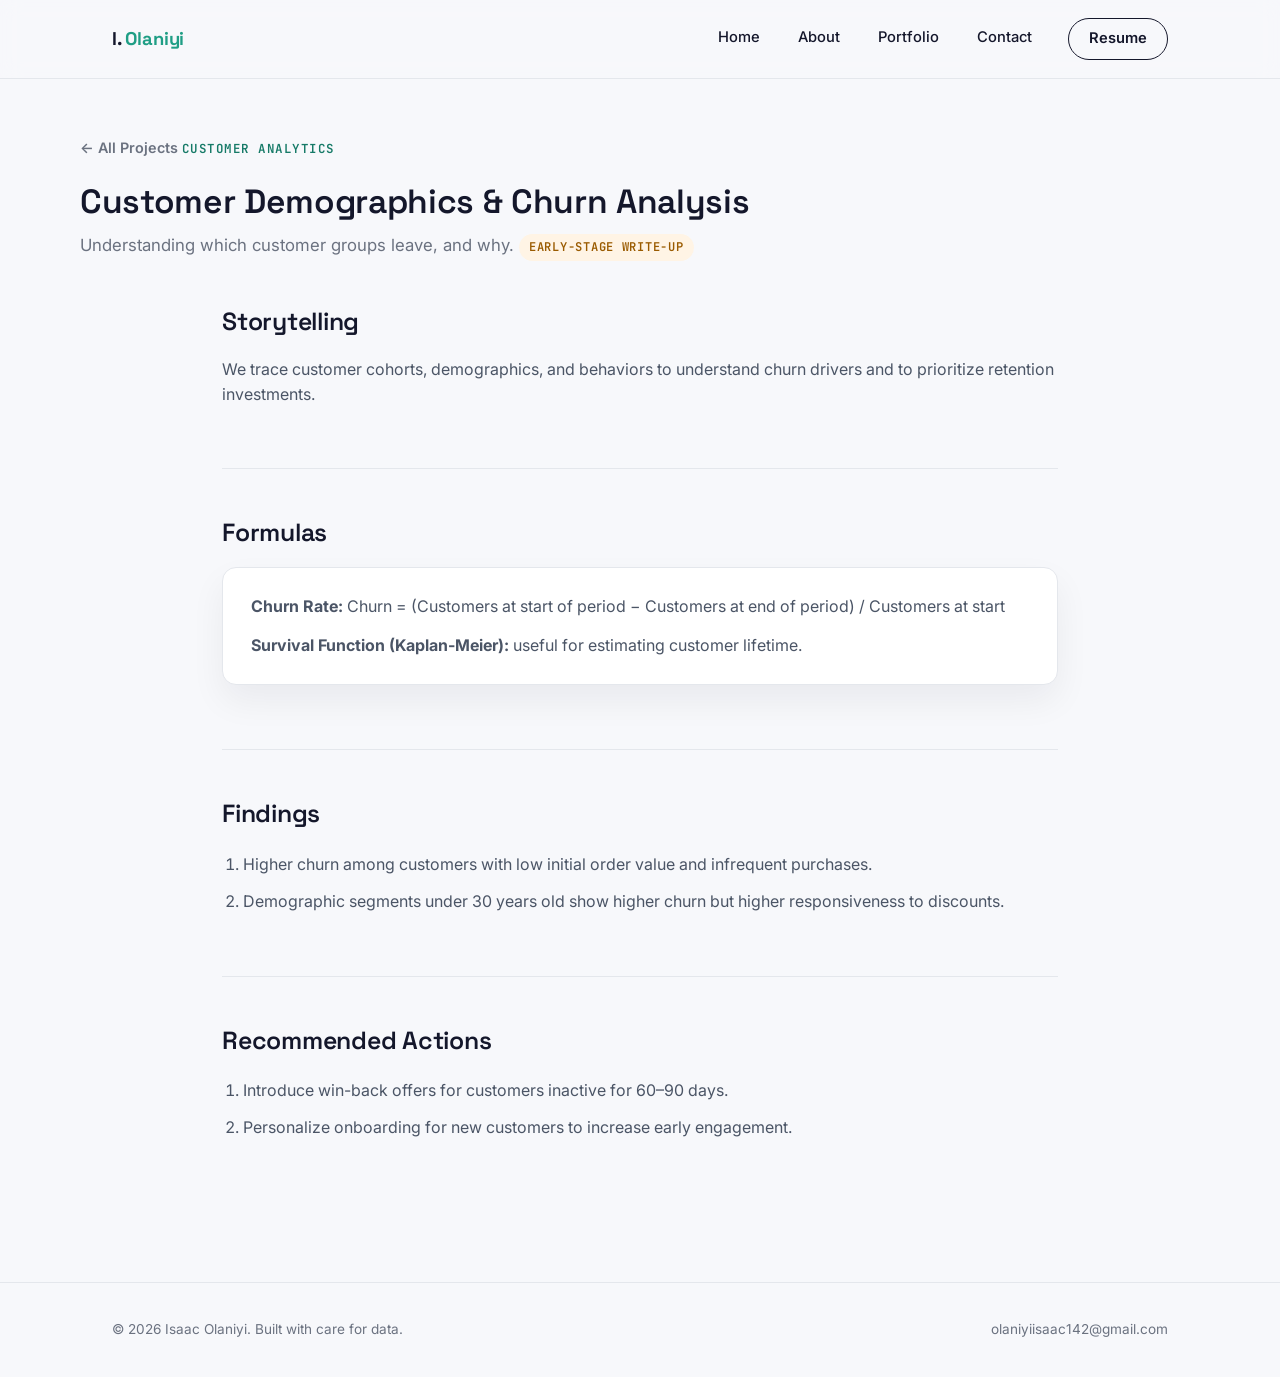
<file: project-churn.html>
<!DOCTYPE html>
<html lang="en">
<head>
<meta charset="utf-8" />
<meta name="viewport" content="width=device-width, initial-scale=1" />
<title>Customer Demographics &amp; Churn Analysis | Isaac Olaniyi</title>
<link rel="stylesheet" href="css/style.css" />
</head>
<body>

<nav id="site-nav">
  <div class="nav-inner">
    <a href="index.html" class="brand">I. <span>Olaniyi</span></a>
    <button class="nav-toggle" aria-label="Toggle menu"><span></span><span></span><span></span></button>
    <div class="nav-links">
      <a href="index.html">Home</a>
      <a href="index.html#about">About</a>
      <a href="portfolio.html">Portfolio</a>
      <a href="index.html#contact">Contact</a>
      <a href="resume.html" class="btn-pill">Resume</a>
    </div>
  </div>
</nav>

<div class="wrap project-title-block">
  <a href="portfolio.html" class="back-link">← All Projects</a>
  <span class="eyebrow">Customer Analytics</span>
  <h1>Customer Demographics &amp; Churn Analysis</h1>
  <p>Understanding which customer groups leave, and why. <span class="status-chip">Early-stage write-up</span></p>
</div>

<div class="project-detail-container">
  <div class="project-content">
    <section class="section" style="border-top:none;padding-top:24px;">
      <h2>Storytelling</h2>
      <p>We trace customer cohorts, demographics, and behaviors to understand churn drivers and to prioritize retention investments.</p>
    </section>

    <section class="section">
      <h2>Formulas</h2>
      <div class="insight-card">
        <p><strong>Churn Rate:</strong> Churn = (Customers at start of period − Customers at end of period) / Customers at start</p>
        <p style="margin-bottom:0;"><strong>Survival Function (Kaplan-Meier):</strong> useful for estimating customer lifetime.</p>
      </div>
    </section>

    <section class="section" id="findings">
      <h2>Findings</h2>
      <ol class="findings">
        <li>Higher churn among customers with low initial order value and infrequent purchases.</li>
        <li>Demographic segments under 30 years old show higher churn but higher responsiveness to discounts.</li>
      </ol>
    </section>

    <section class="section" id="actions">
      <h2>Recommended Actions</h2>
      <ol class="recommendations">
        <li>Introduce win-back offers for customers inactive for 60–90 days.</li>
        <li>Personalize onboarding for new customers to increase early engagement.</li>
      </ol>
    </section>
  </div>
</div>

<footer>
  <div class="wrap footer-inner">
    <span>© 2026 Isaac Olaniyi. Built with care for data.</span>
    <span>olaniyiisaac142@gmail.com</span>
  </div>
</footer>

<script src="js/main.js"></script>
</body>
</html>
</file>
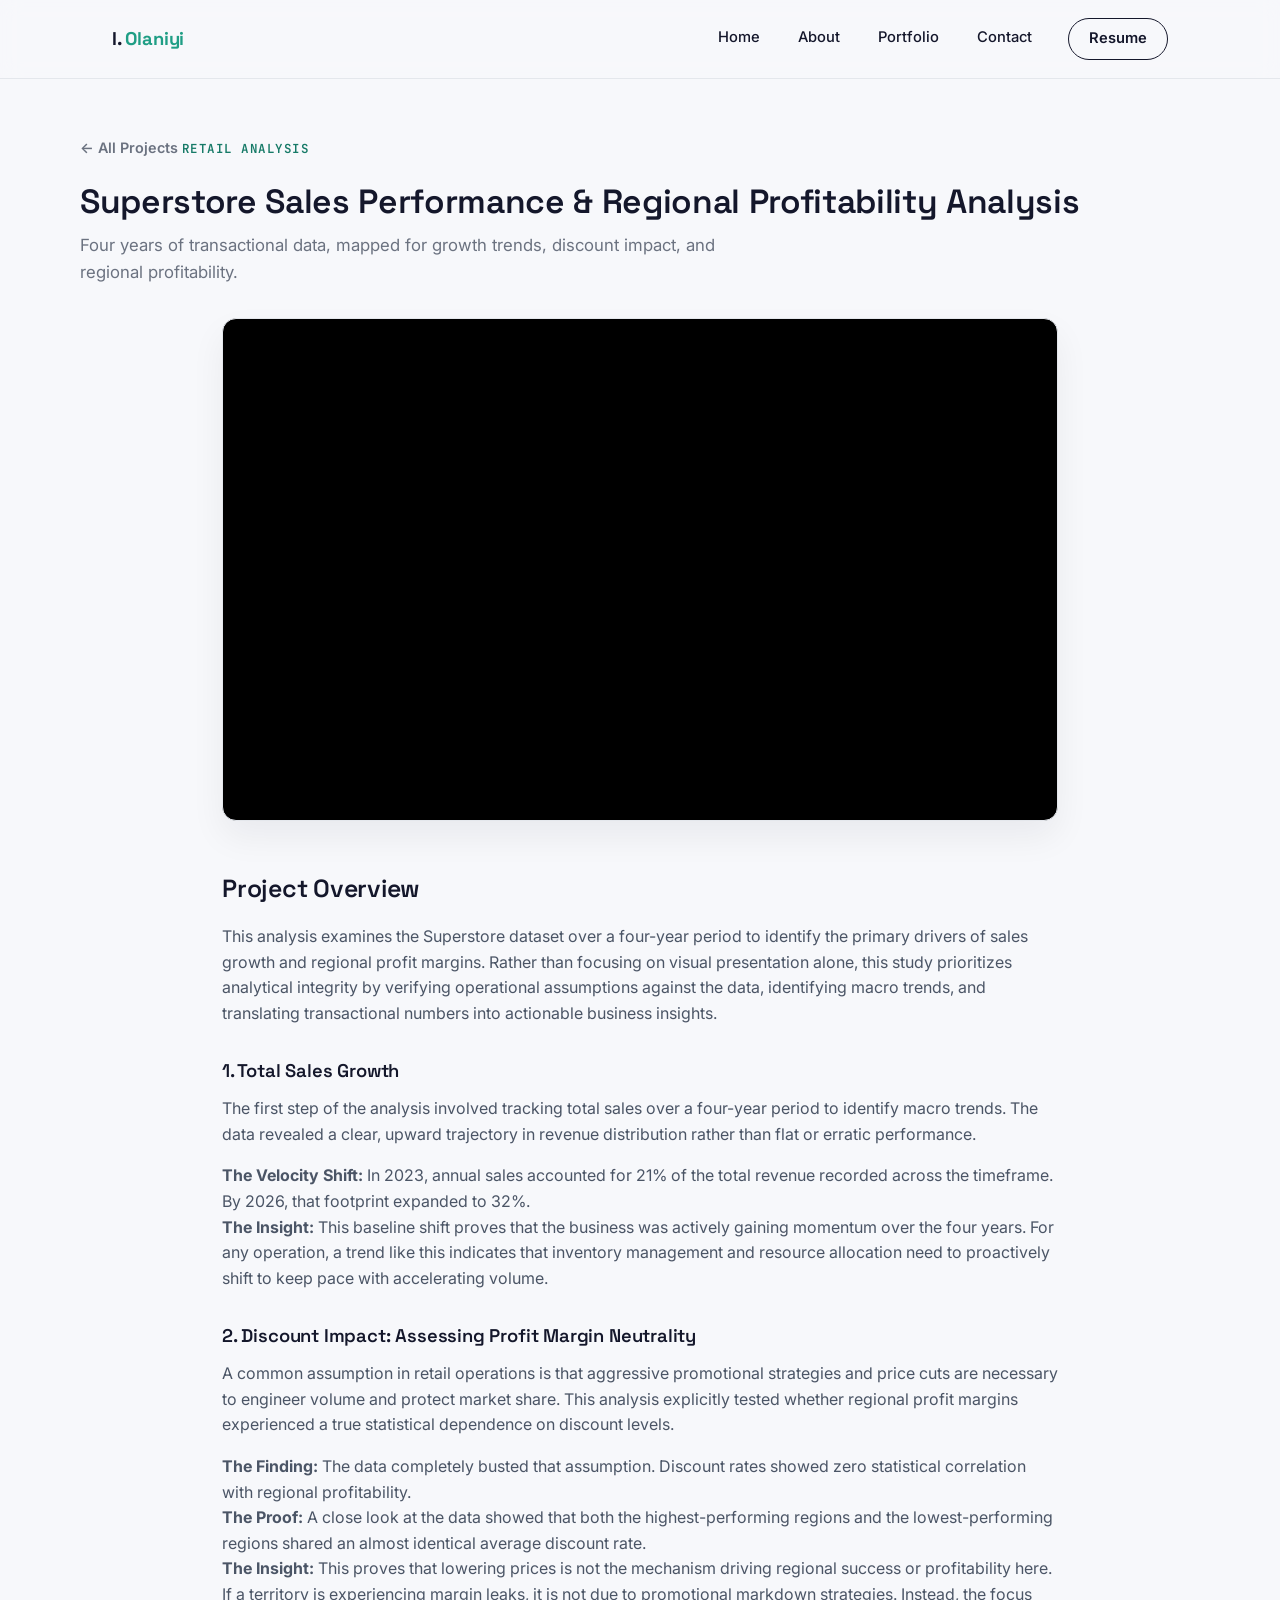
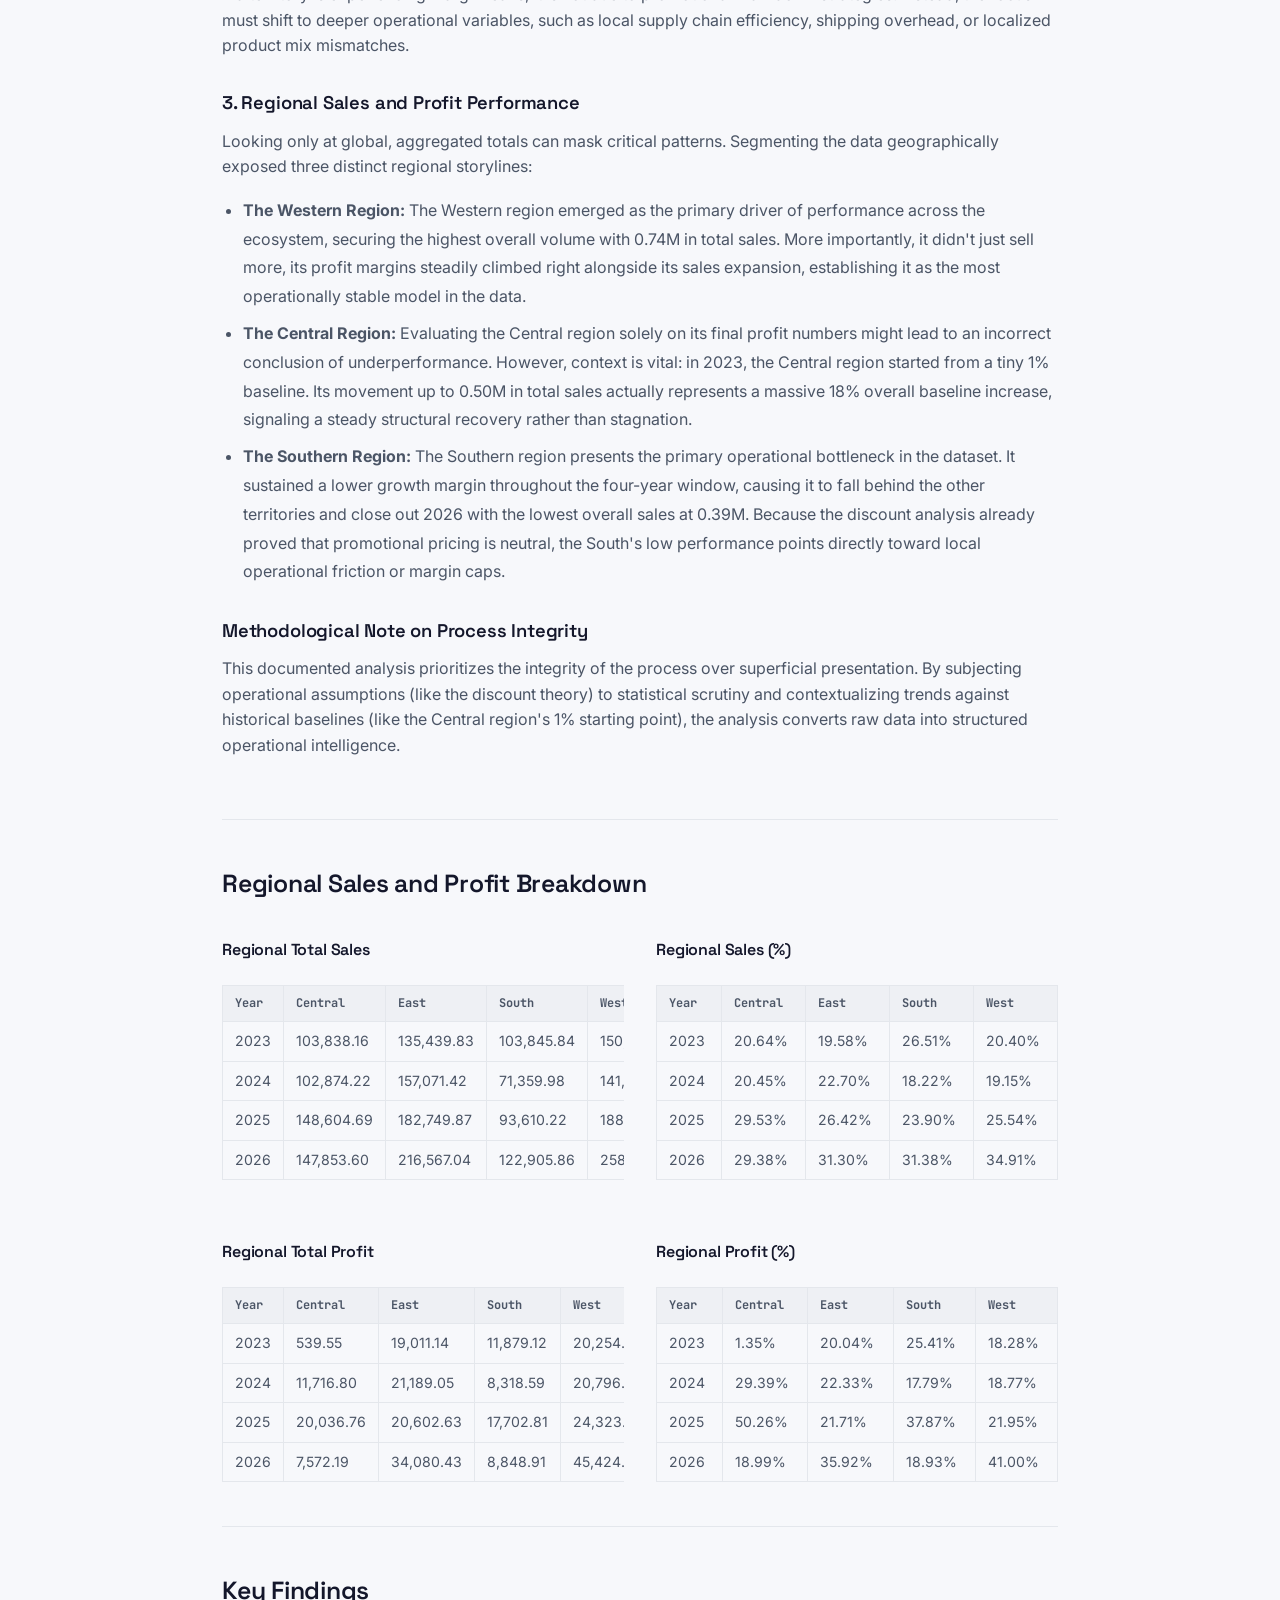
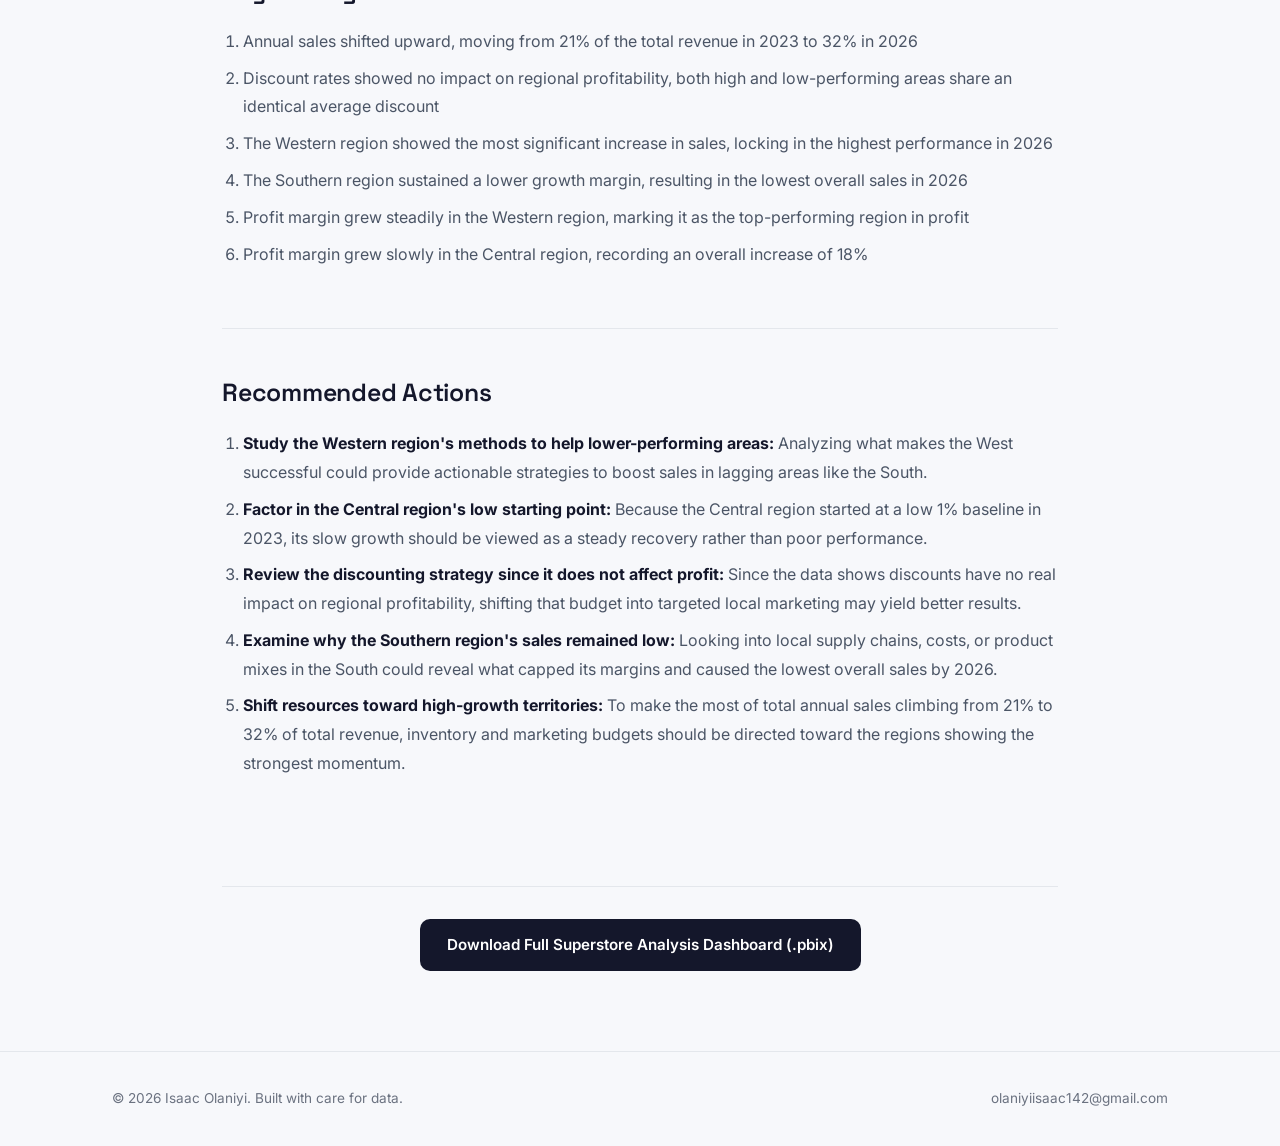
<file: project-ecommerce.html>
<!DOCTYPE html>
<html lang="en">
<head>
<meta charset="utf-8" />
<meta name="viewport" content="width=device-width, initial-scale=1" />
<title>Superstore Sales Performance &amp; Regional Profitability Analysis | Isaac Olaniyi</title>
<link rel="stylesheet" href="css/style.css" />
</head>
<body>

<nav id="site-nav">
  <div class="nav-inner">
    <a href="index.html" class="brand">I. <span>Olaniyi</span></a>
    <button class="nav-toggle" aria-label="Toggle menu"><span></span><span></span><span></span></button>
    <div class="nav-links">
      <a href="index.html">Home</a>
      <a href="index.html#about">About</a>
      <a href="portfolio.html">Portfolio</a>
      <a href="index.html#contact">Contact</a>
      <a href="resume.html" class="btn-pill">Resume</a>
    </div>
  </div>
</nav>

<div class="wrap project-title-block">
  <a href="portfolio.html" class="back-link">← All Projects</a>
  <span class="eyebrow">Retail Analysis</span>
  <h1>Superstore Sales Performance &amp; Regional Profitability Analysis</h1>
  <p>Four years of transactional data, mapped for growth trends, discount impact, and regional profitability.</p>
</div>

<div class="project-detail-container">
  <div class="hero-media">
    <iframe src="https://docs.google.com/presentation/d/1M7fbofYz6aDUq14gLLrZNU7BcVRCMWq4pIlfcVNU__A/embed?start=true&loop=true&delayms=4000&rm=minimal" allowfullscreen="allowfullscreen" allow="autoplay"></iframe>
  </div>

  <div class="project-content">
    <section class="section" id="storytelling">
      <h2>Project Overview</h2>
      <p>This analysis examines the Superstore dataset over a four-year period to identify the primary drivers of sales growth and regional profit margins. Rather than focusing on visual presentation alone, this study prioritizes analytical integrity by verifying operational assumptions against the data, identifying macro trends, and translating transactional numbers into actionable business insights.</p>

      <h3>1. Total Sales Growth</h3>
      <p>The first step of the analysis involved tracking total sales over a four-year period to identify macro trends. The data revealed a clear, upward trajectory in revenue distribution rather than flat or erratic performance.</p>
      <p><strong>The Velocity Shift:</strong> In 2023, annual sales accounted for 21% of the total revenue recorded across the timeframe. By 2026, that footprint expanded to 32%.<br>
      <strong>The Insight:</strong> This baseline shift proves that the business was actively gaining momentum over the four years. For any operation, a trend like this indicates that inventory management and resource allocation need to proactively shift to keep pace with accelerating volume.</p>

      <h3>2. Discount Impact: Assessing Profit Margin Neutrality</h3>
      <p>A common assumption in retail operations is that aggressive promotional strategies and price cuts are necessary to engineer volume and protect market share. This analysis explicitly tested whether regional profit margins experienced a true statistical dependence on discount levels.</p>
      <p><strong>The Finding:</strong> The data completely busted that assumption. Discount rates showed zero statistical correlation with regional profitability.<br>
      <strong>The Proof:</strong> A close look at the data showed that both the highest-performing regions and the lowest-performing regions shared an almost identical average discount rate.<br>
      <strong>The Insight:</strong> This proves that lowering prices is not the mechanism driving regional success or profitability here. If a territory is experiencing margin leaks, it is not due to promotional markdown strategies. Instead, the focus must shift to deeper operational variables, such as local supply chain efficiency, shipping overhead, or localized product mix mismatches.</p>

      <h3>3. Regional Sales and Profit Performance</h3>
      <p>Looking only at global, aggregated totals can mask critical patterns. Segmenting the data geographically exposed three distinct regional storylines:</p>
      <ul>
        <li><strong>The Western Region:</strong> The Western region emerged as the primary driver of performance across the ecosystem, securing the highest overall volume with 0.74M in total sales. More importantly, it didn't just sell more, its profit margins steadily climbed right alongside its sales expansion, establishing it as the most operationally stable model in the data.</li>
        <li><strong>The Central Region:</strong> Evaluating the Central region solely on its final profit numbers might lead to an incorrect conclusion of underperformance. However, context is vital: in 2023, the Central region started from a tiny 1% baseline. Its movement up to 0.50M in total sales actually represents a massive 18% overall baseline increase, signaling a steady structural recovery rather than stagnation.</li>
        <li><strong>The Southern Region:</strong> The Southern region presents the primary operational bottleneck in the dataset. It sustained a lower growth margin throughout the four-year window, causing it to fall behind the other territories and close out 2026 with the lowest overall sales at 0.39M. Because the discount analysis already proved that promotional pricing is neutral, the South's low performance points directly toward local operational friction or margin caps.</li>
      </ul>

      <h3>Methodological Note on Process Integrity</h3>
      <p>This documented analysis prioritizes the integrity of the process over superficial presentation. By subjecting operational assumptions (like the discount theory) to statistical scrutiny and contextualizing trends against historical baselines (like the Central region's 1% starting point), the analysis converts raw data into structured operational intelligence.</p>
    </section>

    <section class="section" id="formulas">
      <h2>Regional Sales and Profit Breakdown</h2>
      <div style="display:flex;flex-direction:column;gap:2.5em;">
        <div style="display:flex;flex-wrap:wrap;gap:2em;">
          <div style="flex:1 1 320px;min-width:280px;">
            <h4>Regional Total Sales</h4>
            <div class="table-wrapper">
            <table class="results-table">
              <thead><tr><th>Year</th><th>Central</th><th>East</th><th>South</th><th>West</th></tr></thead>
              <tbody>
                <tr><td>2023</td><td>103,838.16</td><td>135,439.83</td><td>103,845.84</td><td>150,916.37</td></tr>
                <tr><td>2024</td><td>102,874.22</td><td>157,071.42</td><td>71,359.98</td><td>141,687.41</td></tr>
                <tr><td>2025</td><td>148,604.69</td><td>182,749.87</td><td>93,610.22</td><td>188,968.79</td></tr>
                <tr><td>2026</td><td>147,853.60</td><td>216,567.04</td><td>122,905.86</td><td>258,241.03</td></tr>
              </tbody>
            </table>
            </div>
          </div>
          <div style="flex:1 1 320px;min-width:280px;">
            <h4>Regional Sales (%)</h4>
            <div class="table-wrapper">
            <table class="results-table">
              <thead><tr><th>Year</th><th>Central</th><th>East</th><th>South</th><th>West</th></tr></thead>
              <tbody>
                <tr><td>2023</td><td>20.64%</td><td>19.58%</td><td>26.51%</td><td>20.40%</td></tr>
                <tr><td>2024</td><td>20.45%</td><td>22.70%</td><td>18.22%</td><td>19.15%</td></tr>
                <tr><td>2025</td><td>29.53%</td><td>26.42%</td><td>23.90%</td><td>25.54%</td></tr>
                <tr><td>2026</td><td>29.38%</td><td>31.30%</td><td>31.38%</td><td>34.91%</td></tr>
              </tbody>
            </table>
            </div>
          </div>
        </div>
        <div style="display:flex;flex-wrap:wrap;gap:2em;">
          <div style="flex:1 1 320px;min-width:280px;">
            <h4>Regional Total Profit</h4>
            <div class="table-wrapper">
            <table class="results-table">
              <thead><tr><th>Year</th><th>Central</th><th>East</th><th>South</th><th>West</th></tr></thead>
              <tbody>
                <tr><td>2023</td><td>539.55</td><td>19,011.14</td><td>11,879.12</td><td>20,254.48</td></tr>
                <tr><td>2024</td><td>11,716.80</td><td>21,189.05</td><td>8,318.59</td><td>20,796.52</td></tr>
                <tr><td>2025</td><td>20,036.76</td><td>20,602.63</td><td>17,702.81</td><td>24,323.00</td></tr>
                <tr><td>2026</td><td>7,572.19</td><td>34,080.43</td><td>8,848.91</td><td>45,424.81</td></tr>
              </tbody>
            </table>
            </div>
          </div>
          <div style="flex:1 1 320px;min-width:280px;">
            <h4>Regional Profit (%)</h4>
            <div class="table-wrapper">
            <table class="results-table">
              <thead><tr><th>Year</th><th>Central</th><th>East</th><th>South</th><th>West</th></tr></thead>
              <tbody>
                <tr><td>2023</td><td>1.35%</td><td>20.04%</td><td>25.41%</td><td>18.28%</td></tr>
                <tr><td>2024</td><td>29.39%</td><td>22.33%</td><td>17.79%</td><td>18.77%</td></tr>
                <tr><td>2025</td><td>50.26%</td><td>21.71%</td><td>37.87%</td><td>21.95%</td></tr>
                <tr><td>2026</td><td>18.99%</td><td>35.92%</td><td>18.93%</td><td>41.00%</td></tr>
              </tbody>
            </table>
            </div>
          </div>
        </div>
      </div>
    </section>

    <section class="section" id="findings">
      <h2>Key Findings</h2>
      <ol class="findings">
        <li>Annual sales shifted upward, moving from 21% of the total revenue in 2023 to 32% in 2026</li>
        <li>Discount rates showed no impact on regional profitability, both high and low-performing areas share an identical average discount</li>
        <li>The Western region showed the most significant increase in sales, locking in the highest performance in 2026</li>
        <li>The Southern region sustained a lower growth margin, resulting in the lowest overall sales in 2026</li>
        <li>Profit margin grew steadily in the Western region, marking it as the top-performing region in profit</li>
        <li>Profit margin grew slowly in the Central region, recording an overall increase of 18%</li>
      </ol>
    </section>

    <section class="section" id="actions">
      <h2>Recommended Actions</h2>
      <ol class="recommendations">
        <li><strong>Study the Western region's methods to help lower-performing areas:</strong> Analyzing what makes the West successful could provide actionable strategies to boost sales in lagging areas like the South.</li>
        <li><strong>Factor in the Central region's low starting point:</strong> Because the Central region started at a low 1% baseline in 2023, its slow growth should be viewed as a steady recovery rather than poor performance.</li>
        <li><strong>Review the discounting strategy since it does not affect profit:</strong> Since the data shows discounts have no real impact on regional profitability, shifting that budget into targeted local marketing may yield better results.</li>
        <li><strong>Examine why the Southern region's sales remained low:</strong> Looking into local supply chains, costs, or product mixes in the South could reveal what capped its margins and caused the lowest overall sales by 2026.</li>
        <li><strong>Shift resources toward high-growth territories:</strong> To make the most of total annual sales climbing from 21% to 32% of total revenue, inventory and marketing budgets should be directed toward the regions showing the strongest momentum.</li>
      </ol>
    </section>

    <div class="download-cta">
      <a href="https://drive.google.com/uc?export=download&id=1sVX2Vmc4ttDQ0e5R5tOWdRGJU2RQPfF1" class="btn btn-primary" download>Download Full Superstore Analysis Dashboard (.pbix)</a>
    </div>
  </div>
</div>

<footer>
  <div class="wrap footer-inner">
    <span>© 2026 Isaac Olaniyi. Built with care for data.</span>
    <span>olaniyiisaac142@gmail.com</span>
  </div>
</footer>

<script src="js/main.js"></script>
</body>
</html>
</file>
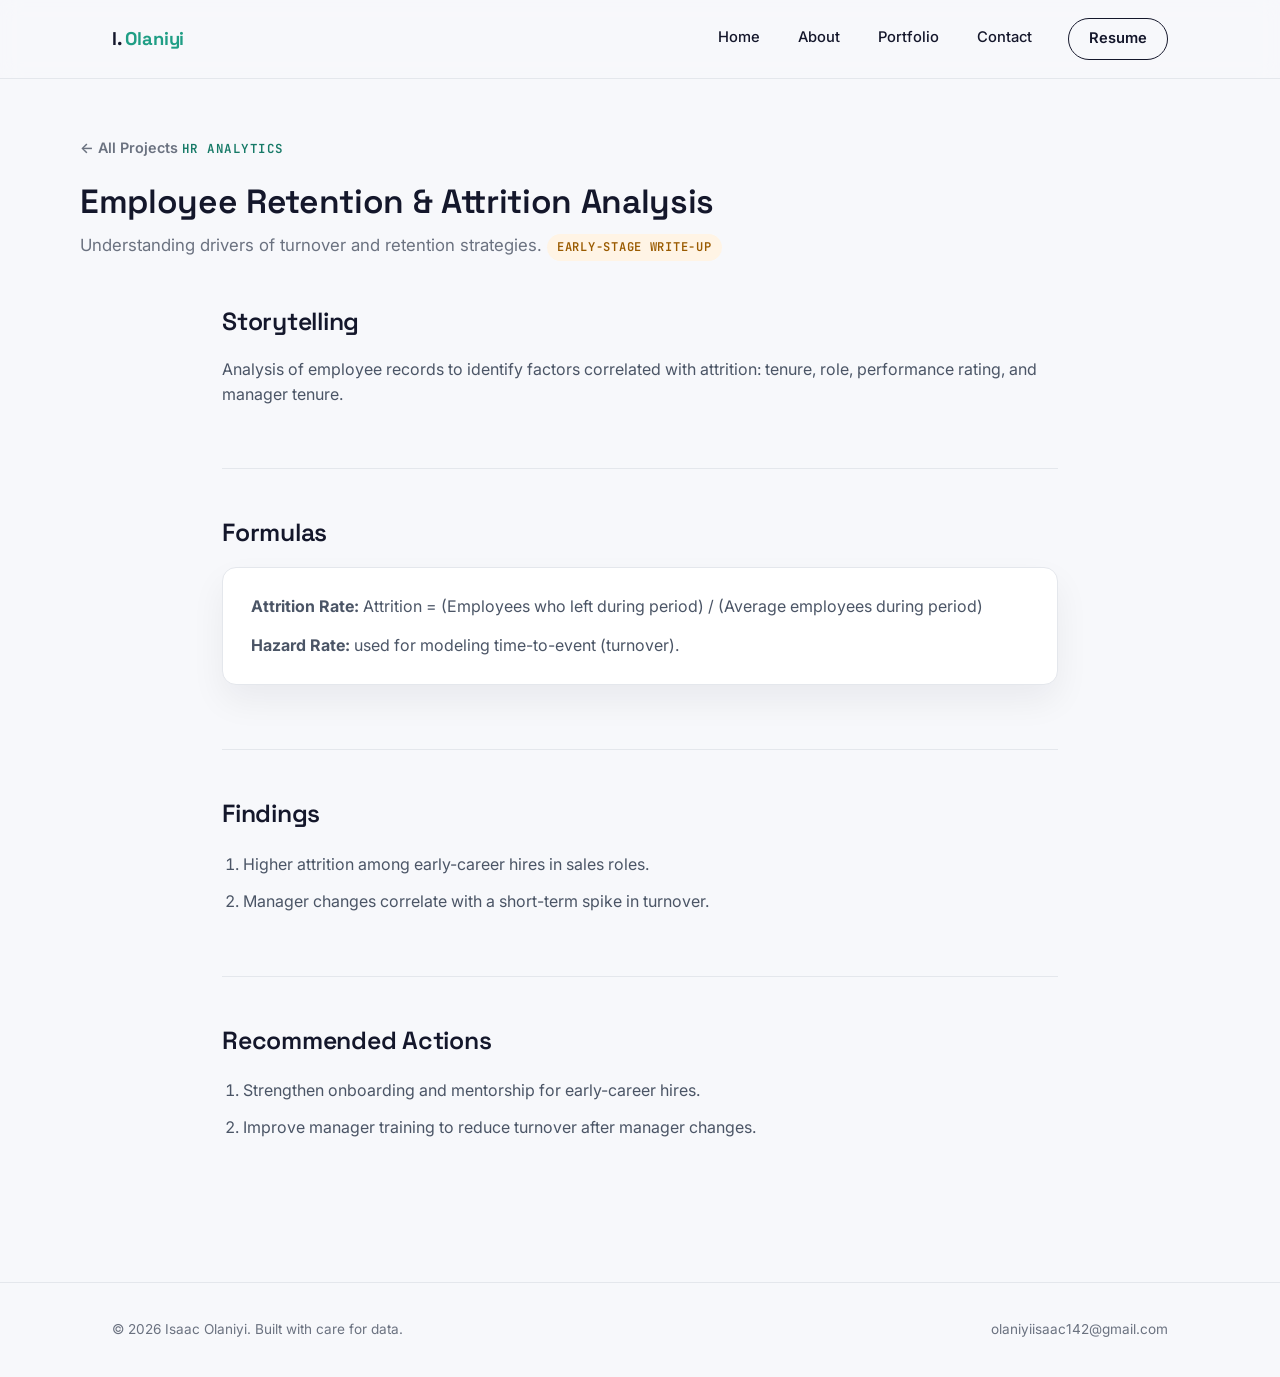
<file: project-employee.html>
<!DOCTYPE html>
<html lang="en">
<head>
<meta charset="utf-8" />
<meta name="viewport" content="width=device-width, initial-scale=1" />
<title>Employee Retention &amp; Attrition Analysis | Isaac Olaniyi</title>
<link rel="stylesheet" href="css/style.css" />
</head>
<body>

<nav id="site-nav">
  <div class="nav-inner">
    <a href="index.html" class="brand">I. <span>Olaniyi</span></a>
    <button class="nav-toggle" aria-label="Toggle menu"><span></span><span></span><span></span></button>
    <div class="nav-links">
      <a href="index.html">Home</a>
      <a href="index.html#about">About</a>
      <a href="portfolio.html">Portfolio</a>
      <a href="index.html#contact">Contact</a>
      <a href="resume.html" class="btn-pill">Resume</a>
    </div>
  </div>
</nav>

<div class="wrap project-title-block">
  <a href="portfolio.html" class="back-link">← All Projects</a>
  <span class="eyebrow">HR Analytics</span>
  <h1>Employee Retention &amp; Attrition Analysis</h1>
  <p>Understanding drivers of turnover and retention strategies. <span class="status-chip">Early-stage write-up</span></p>
</div>

<div class="project-detail-container">
  <div class="project-content">
    <section class="section" style="border-top:none;padding-top:24px;">
      <h2>Storytelling</h2>
      <p>Analysis of employee records to identify factors correlated with attrition: tenure, role, performance rating, and manager tenure.</p>
    </section>

    <section class="section">
      <h2>Formulas</h2>
      <div class="insight-card">
        <p><strong>Attrition Rate:</strong> Attrition = (Employees who left during period) / (Average employees during period)</p>
        <p style="margin-bottom:0;"><strong>Hazard Rate:</strong> used for modeling time-to-event (turnover).</p>
      </div>
    </section>

    <section class="section" id="findings">
      <h2>Findings</h2>
      <ol class="findings">
        <li>Higher attrition among early-career hires in sales roles.</li>
        <li>Manager changes correlate with a short-term spike in turnover.</li>
      </ol>
    </section>

    <section class="section" id="actions">
      <h2>Recommended Actions</h2>
      <ol class="recommendations">
        <li>Strengthen onboarding and mentorship for early-career hires.</li>
        <li>Improve manager training to reduce turnover after manager changes.</li>
      </ol>
    </section>
  </div>
</div>

<footer>
  <div class="wrap footer-inner">
    <span>© 2026 Isaac Olaniyi. Built with care for data.</span>
    <span>olaniyiisaac142@gmail.com</span>
  </div>
</footer>

<script src="js/main.js"></script>
</body>
</html>
</file>
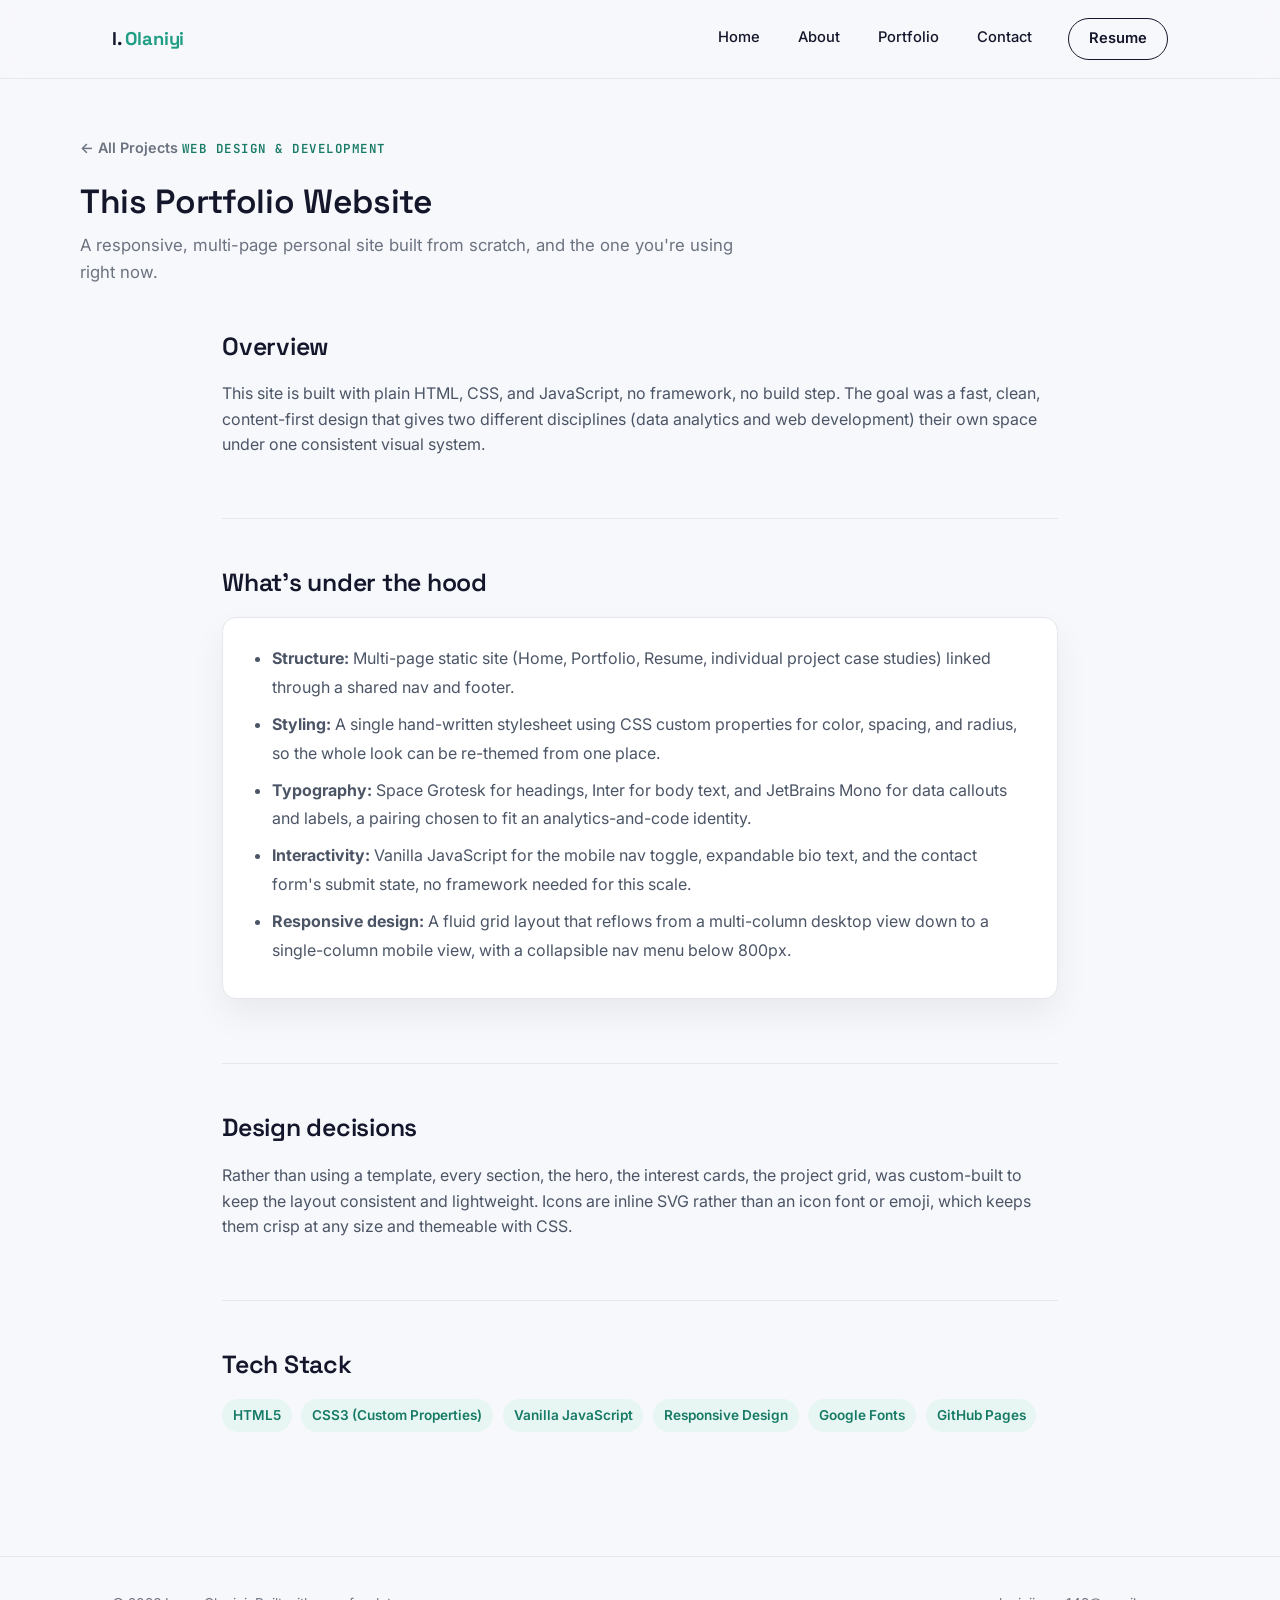
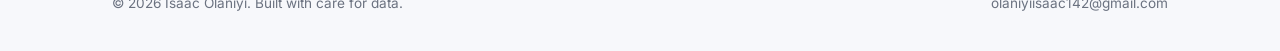
<file: project-webportfolio.html>
<!DOCTYPE html>
<html lang="en">
<head>
<meta charset="utf-8" />
<meta name="viewport" content="width=device-width, initial-scale=1" />
<title>This Portfolio Website | Isaac Olaniyi</title>
<link rel="stylesheet" href="css/style.css" />
</head>
<body>

<nav id="site-nav">
  <div class="nav-inner">
    <a href="index.html" class="brand">I. <span>Olaniyi</span></a>
    <button class="nav-toggle" aria-label="Toggle menu"><span></span><span></span><span></span></button>
    <div class="nav-links">
      <a href="index.html">Home</a>
      <a href="index.html#about">About</a>
      <a href="portfolio.html">Portfolio</a>
      <a href="index.html#contact">Contact</a>
      <a href="resume.html" class="btn-pill">Resume</a>
    </div>
  </div>
</nav>

<div class="wrap project-title-block">
  <a href="portfolio.html" class="back-link">← All Projects</a>
  <span class="eyebrow">Web Design &amp; Development</span>
  <h1>This Portfolio Website</h1>
  <p>A responsive, multi-page personal site built from scratch, and the one you're using right now.</p>
</div>

<div class="project-detail-container">
  <div class="project-content">
    <section class="section" style="border-top:none;padding-top:24px;">
      <h2>Overview</h2>
      <p>This site is built with plain HTML, CSS, and JavaScript, no framework, no build step. The goal was a fast, clean, content-first design that gives two different disciplines (data analytics and web development) their own space under one consistent visual system.</p>
    </section>

    <section class="section">
      <h2>What's under the hood</h2>
      <div class="insight-card">
        <ul class="metrics-list" style="margin:0;">
          <li><strong>Structure:</strong> Multi-page static site (Home, Portfolio, Resume, individual project case studies) linked through a shared nav and footer.</li>
          <li><strong>Styling:</strong> A single hand-written stylesheet using CSS custom properties for color, spacing, and radius, so the whole look can be re-themed from one place.</li>
          <li><strong>Typography:</strong> Space Grotesk for headings, Inter for body text, and JetBrains Mono for data callouts and labels, a pairing chosen to fit an analytics-and-code identity.</li>
          <li><strong>Interactivity:</strong> Vanilla JavaScript for the mobile nav toggle, expandable bio text, and the contact form's submit state, no framework needed for this scale.</li>
          <li><strong>Responsive design:</strong> A fluid grid layout that reflows from a multi-column desktop view down to a single-column mobile view, with a collapsible nav menu below 800px.</li>
        </ul>
      </div>
    </section>

    <section class="section">
      <h2>Design decisions</h2>
      <p>Rather than using a template, every section, the hero, the interest cards, the project grid, was custom-built to keep the layout consistent and lightweight. Icons are inline SVG rather than an icon font or emoji, which keeps them crisp at any size and themeable with CSS.</p>
    </section>

    <section class="section" id="tech">
      <h2>Tech Stack</h2>
      <div class="tech-list">
        <span class="tech-item">HTML5</span>
        <span class="tech-item">CSS3 (Custom Properties)</span>
        <span class="tech-item">Vanilla JavaScript</span>
        <span class="tech-item">Responsive Design</span>
        <span class="tech-item">Google Fonts</span>
        <span class="tech-item">GitHub Pages</span>
      </div>
    </section>
  </div>
</div>

<footer>
  <div class="wrap footer-inner">
    <span>© 2026 Isaac Olaniyi. Built with care for data.</span>
    <span>olaniyiisaac142@gmail.com</span>
  </div>
</footer>

<script src="js/main.js"></script>
</body>
</html>
</file>
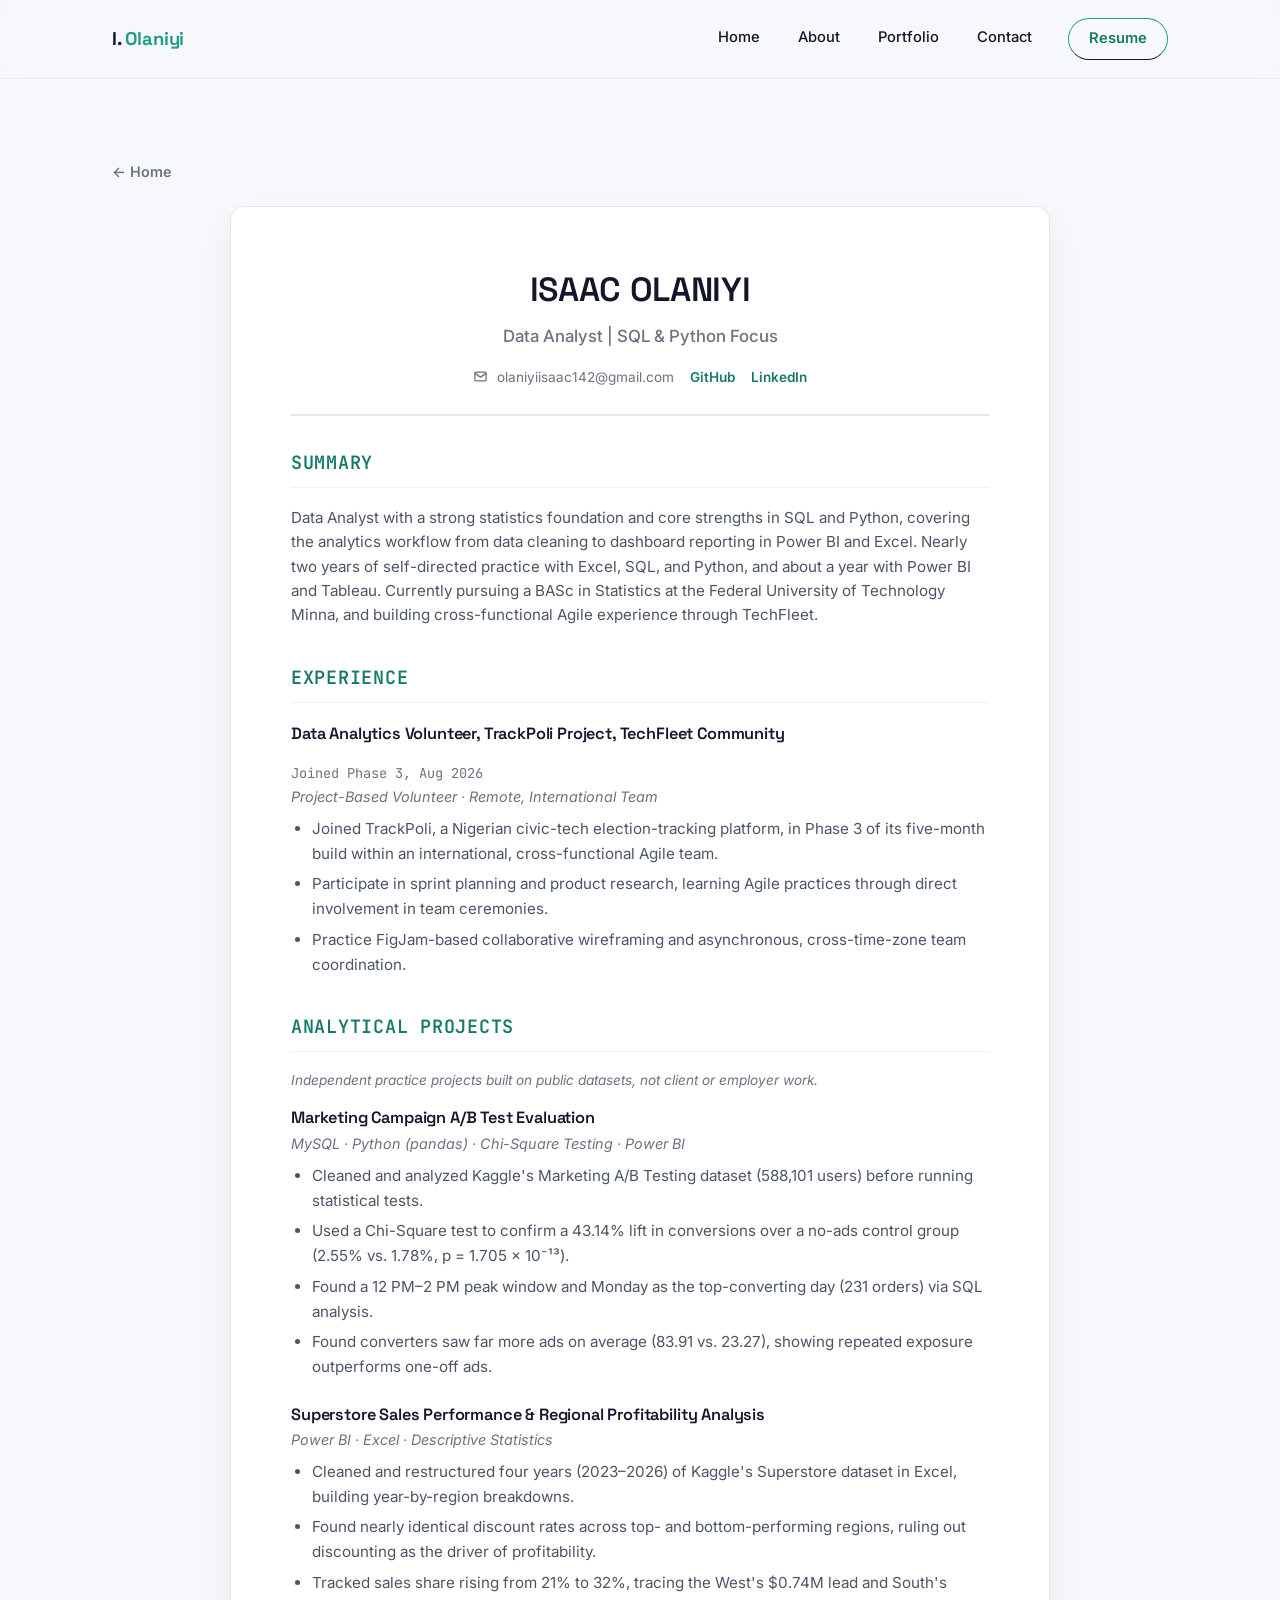
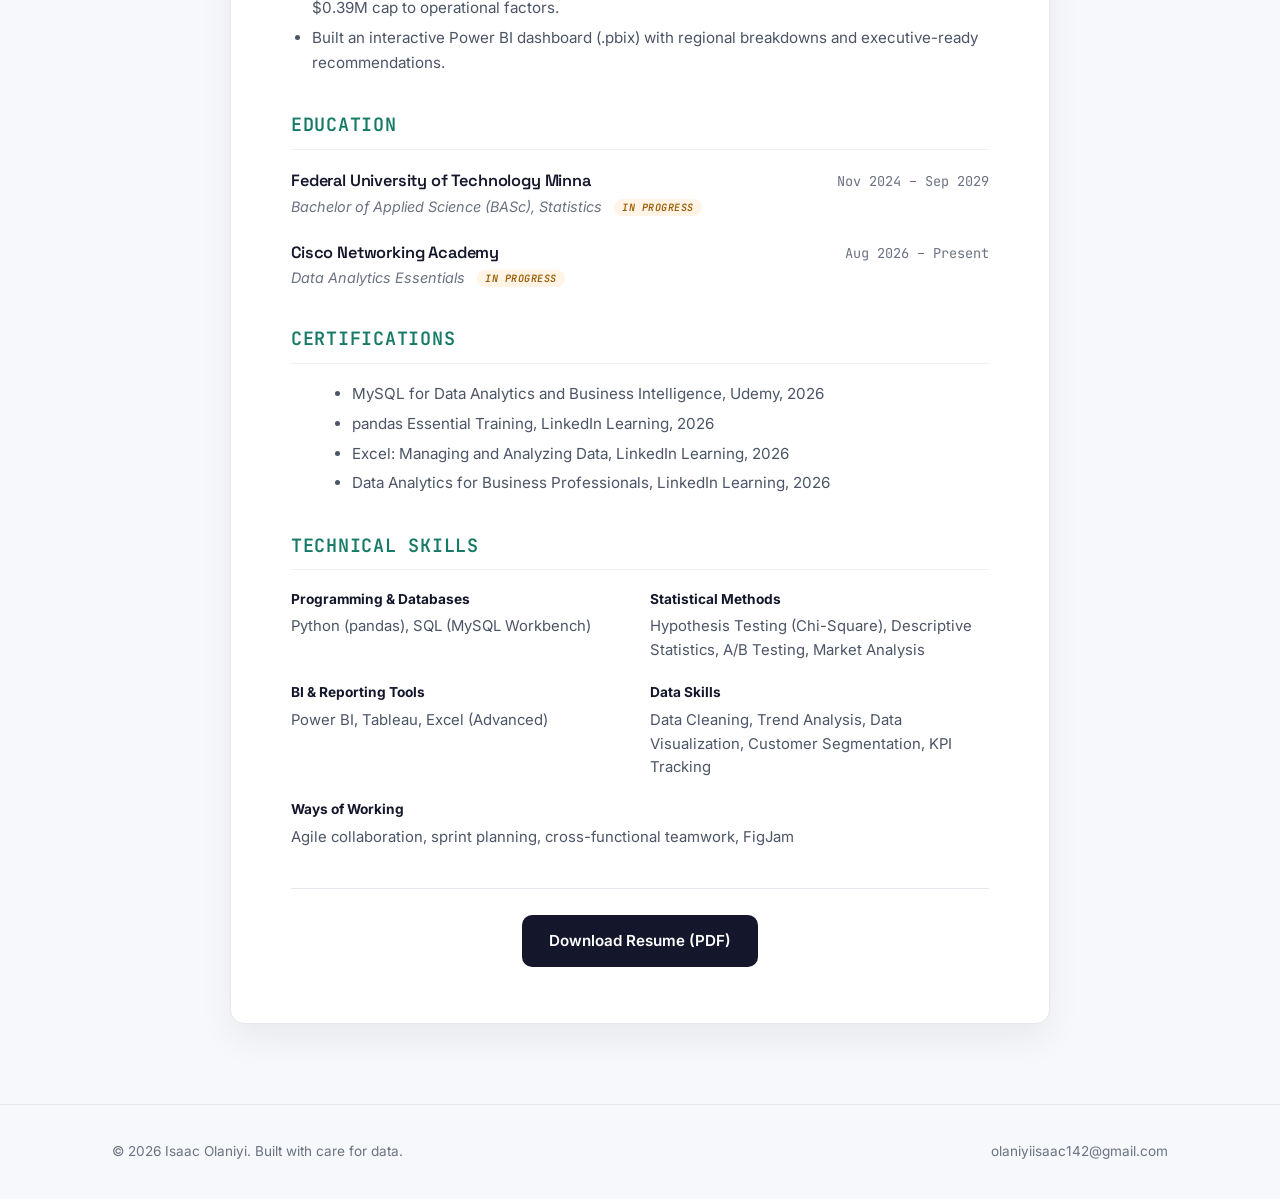
<file: resume.html>
<!DOCTYPE html>
<html lang="en">
<head>
<meta charset="utf-8" />
<meta name="viewport" content="width=device-width, initial-scale=1" />
<title>Resume | Isaac Olaniyi</title>
<link rel="stylesheet" href="css/style.css" />
<style>
  #resume-container{max-width:820px;margin:0 auto;background:#fff;border:1px solid var(--line);border-radius:var(--radius);box-shadow:var(--shadow);padding:56px 60px;}
  .resume-header{text-align:center;margin-bottom:2em;border-bottom:2px solid var(--line);padding-bottom:1.6em;}
  .resume-header h1{font-size:2.1em;}
  .resume-header .title{font-size:1.05em;color:var(--slate-light);margin:.4em 0 1em;font-weight:500;}
  .resume-header .contact-info{font-size:.85em;color:var(--slate-light);display:flex;gap:16px;justify-content:center;flex-wrap:wrap;}
  .resume-header .contact-info a{color:var(--teal-dark);font-weight:600;}
  .resume-section{margin-bottom:2.2em;}
  .resume-section h2{font-size:1.15em;color:var(--teal-dark);border-bottom:1px solid var(--line-soft);padding-bottom:.5em;margin-bottom:1em;
    font-family:'JetBrains Mono',monospace;letter-spacing:.04em;text-transform:uppercase;font-weight:600;}
  .resume-item{margin-bottom:1.4em;}
  .resume-item-header{display:flex;justify-content:space-between;align-items:baseline;gap:1em;flex-wrap:wrap;}
  .resume-item h3{margin:0;font-size:1.02em;color:var(--ink);}
  .resume-item .dates{font-size:.85em;color:var(--slate-light);font-family:'JetBrains Mono',monospace;}
  .resume-item .subtitle{font-size:.9em;color:var(--slate-light);font-style:italic;margin-bottom:.4em;}
  .resume-item ul{margin:.5em 0 0 1.3em;padding:0;}
  .resume-item li{margin-bottom:.35em;color:var(--slate);line-height:1.65;font-size:.95em;}
  .skills-grid{display:grid;grid-template-columns:1fr 1fr;gap:1.2em;}
  .skill-category strong{color:var(--ink);display:block;margin-bottom:.35em;font-size:.92em;}
  .skill-category{font-size:.93em;color:var(--slate);}
  .disclaimer{font-size:.85em;color:var(--slate-light);font-style:italic;margin-bottom:1em;}
  .in-progress{font-family:'JetBrains Mono',monospace;font-size:.7em;letter-spacing:.05em;text-transform:uppercase;background:#FFF4E5;color:#9A5B00;padding:2px 8px;border-radius:999px;font-weight:600;margin-left:8px;vertical-align:middle;}
  .download-section{text-align:center;margin-top:2.4em;padding-top:1.6em;border-top:1px solid var(--line);}
  @media screen and (max-width:700px){
    #resume-container{padding:34px 22px;}
    .skills-grid{grid-template-columns:1fr;}
  }
</style>
</head>
<body>

<nav id="site-nav">
  <div class="nav-inner">
    <a href="index.html" class="brand">I. <span>Olaniyi</span></a>
    <button class="nav-toggle" aria-label="Toggle menu"><span></span><span></span><span></span></button>
    <div class="nav-links">
      <a href="index.html">Home</a>
      <a href="index.html#about">About</a>
      <a href="portfolio.html">Portfolio</a>
      <a href="index.html#contact">Contact</a>
      <a href="resume.html" class="btn-pill current">Resume</a>
    </div>
  </div>
</nav>

<main class="section">
  <div class="wrap">
    <a href="index.html" class="back-link">← Home</a>

    <div id="resume-container">
      <div class="resume-header">
        <h1>ISAAC OLANIYI</h1>
        <div class="title">Data Analyst | SQL &amp; Python Focus</div>
        <div class="contact-info">
          <span><svg class="inline-icon" viewBox="0 0 24 24" fill="none" stroke="currentColor" stroke-width="2" stroke-linecap="round" stroke-linejoin="round"><rect x="3" y="5" width="18" height="14" rx="2"/><path d="M3 7l9 6 9-6"/></svg> olaniyiisaac142@gmail.com</span>
          <span><a href="https://github.com/isaacs-dev-01" target="_blank" rel="noopener">GitHub</a></span>
          <span><a href="https://www.linkedin.com/in/isaac-olaniyi-bb84a8340" target="_blank" rel="noopener">LinkedIn</a></span>
        </div>
      </div>

      <div class="resume-section">
        <h2>Summary</h2>
        <p style="font-size:.95em;">Data Analyst with a strong statistics foundation and core strengths in SQL and Python, covering the analytics workflow from data cleaning to dashboard reporting in Power BI and Excel. Nearly two years of self-directed practice with Excel, SQL, and Python, and about a year with Power BI and Tableau. Currently pursuing a BASc in Statistics at the Federal University of Technology Minna, and building cross-functional Agile experience through TechFleet.</p>
      </div>

      <div class="resume-section">
        <h2>Experience</h2>
        <div class="resume-item">
          <div class="resume-item-header">
            <h3>Data Analytics Volunteer, TrackPoli Project, TechFleet Community</h3>
            <span class="dates">Joined Phase 3, Aug 2026</span>
          </div>
          <div class="subtitle">Project-Based Volunteer · Remote, International Team</div>
          <ul>
            <li>Joined TrackPoli, a Nigerian civic-tech election-tracking platform, in Phase 3 of its five-month build within an international, cross-functional Agile team.</li>
            <li>Participate in sprint planning and product research, learning Agile practices through direct involvement in team ceremonies.</li>
            <li>Practice FigJam-based collaborative wireframing and asynchronous, cross-time-zone team coordination.</li>
          </ul>
        </div>
      </div>

      <div class="resume-section">
        <h2>Analytical Projects</h2>
        <p class="disclaimer">Independent practice projects built on public datasets, not client or employer work.</p>
        <div class="resume-item">
          <h3>Marketing Campaign A/B Test Evaluation</h3>
          <div class="subtitle">MySQL · Python (pandas) · Chi-Square Testing · Power BI</div>
          <ul>
            <li>Cleaned and analyzed Kaggle's Marketing A/B Testing dataset (588,101 users) before running statistical tests.</li>
            <li>Used a Chi-Square test to confirm a 43.14% lift in conversions over a no-ads control group (2.55% vs. 1.78%, p = 1.705 × 10⁻¹³).</li>
            <li>Found a 12 PM–2 PM peak window and Monday as the top-converting day (231 orders) via SQL analysis.</li>
            <li>Found converters saw far more ads on average (83.91 vs. 23.27), showing repeated exposure outperforms one-off ads.</li>
          </ul>
        </div>
        <div class="resume-item">
          <h3>Superstore Sales Performance &amp; Regional Profitability Analysis</h3>
          <div class="subtitle">Power BI · Excel · Descriptive Statistics</div>
          <ul>
            <li>Cleaned and restructured four years (2023–2026) of Kaggle's Superstore dataset in Excel, building year-by-region breakdowns.</li>
            <li>Found nearly identical discount rates across top- and bottom-performing regions, ruling out discounting as the driver of profitability.</li>
            <li>Tracked sales share rising from 21% to 32%, tracing the West's $0.74M lead and South's $0.39M cap to operational factors.</li>
            <li>Built an interactive Power BI dashboard (.pbix) with regional breakdowns and executive-ready recommendations.</li>
          </ul>
        </div>
      </div>

      <div class="resume-section">
        <h2>Education</h2>
        <div class="resume-item">
          <div class="resume-item-header">
            <h3>Federal University of Technology Minna</h3>
            <span class="dates">Nov 2024 – Sep 2029</span>
          </div>
          <div class="subtitle">Bachelor of Applied Science (BASc), Statistics <span class="in-progress">In Progress</span></div>
        </div>
        <div class="resume-item">
          <div class="resume-item-header">
            <h3>Cisco Networking Academy</h3>
            <span class="dates">Aug 2026 – Present</span>
          </div>
          <div class="subtitle">Data Analytics Essentials <span class="in-progress">In Progress</span></div>
        </div>
      </div>

      <div class="resume-section">
        <h2>Certifications</h2>
        <ul style="margin:0 0 0 1.3em;">
          <li style="margin-bottom:.35em;font-size:.95em;">MySQL for Data Analytics and Business Intelligence, Udemy, 2026</li>
          <li style="margin-bottom:.35em;font-size:.95em;">pandas Essential Training, LinkedIn Learning, 2026</li>
          <li style="margin-bottom:.35em;font-size:.95em;">Excel: Managing and Analyzing Data, LinkedIn Learning, 2026</li>
          <li style="margin-bottom:.35em;font-size:.95em;">Data Analytics for Business Professionals, LinkedIn Learning, 2026</li>
        </ul>
      </div>

      <div class="resume-section" style="margin-bottom:0;">
        <h2>Technical Skills</h2>
        <div class="skills-grid">
          <div class="skill-category">
            <strong>Programming &amp; Databases</strong>
            Python (pandas), SQL (MySQL Workbench)
          </div>
          <div class="skill-category">
            <strong>Statistical Methods</strong>
            Hypothesis Testing (Chi-Square), Descriptive Statistics, A/B Testing, Market Analysis
          </div>
          <div class="skill-category">
            <strong>BI &amp; Reporting Tools</strong>
            Power BI, Tableau, Excel (Advanced)
          </div>
          <div class="skill-category">
            <strong>Data Skills</strong>
            Data Cleaning, Trend Analysis, Data Visualization, Customer Segmentation, KPI Tracking
          </div>
          <div class="skill-category" style="grid-column:1/-1;">
            <strong>Ways of Working</strong>
            Agile collaboration, sprint planning, cross-functional teamwork, FigJam
          </div>
        </div>
      </div>

      <div class="download-section">
        <a href="images/Isaac_Olaniyi_Resume.pdf" download="Isaac_Olaniyi_Resume" class="btn btn-primary">Download Resume (PDF)</a>
      </div>
    </div>
  </div>
</main>

<footer>
  <div class="wrap footer-inner">
    <span>© 2026 Isaac Olaniyi. Built with care for data.</span>
    <span>olaniyiisaac142@gmail.com</span>
  </div>
</footer>

<script src="js/main.js"></script>
</body>
</html>
</file>
<file: css/style.css>
/* ==========================================================================
   Isaac Olaniyi — Portfolio
   Design tokens
   Ink   #14172B   Paper #F7F8FB   Card #FFFFFF
   Teal  #1F9E85   Teal-soft #E7F6F2   Slate #4B5566   Line #E4E7EC
   Display: Space Grotesk / Body: Inter / Data: JetBrains Mono
   ========================================================================== */

@import url('https://fonts.googleapis.com/css2?family=Space+Grotesk:wght@500;600;700&family=Inter:wght@400;500;600;700&family=JetBrains+Mono:wght@500;600&display=swap');

:root{
  --ink:#14172B;
  --paper:#F7F8FB;
  --card:#FFFFFF;
  --teal:#1F9E85;
  --teal-dark:#167A67;
  --teal-soft:#E7F6F2;
  --slate:#4B5566;
  --slate-light:#6B7280;
  --line:#E4E7EC;
  --line-soft:#EEF0F4;
  --radius:14px;
  --max:1120px;
  --shadow: 0 16px 35px rgba(15,23,42,.06);
  --shadow-hover: 0 22px 45px rgba(15,23,42,.10);
}

*,*::before,*::after{box-sizing:border-box;}
html{scroll-behavior:smooth;}
body{
  margin:0;
  background:var(--paper);
  color:var(--slate);
  font-family:'Inter',sans-serif;
  font-size:16px;
  line-height:1.6;
  -webkit-font-smoothing:antialiased;
}
h1,h2,h3,h4{
  font-family:'Space Grotesk',sans-serif;
  color:var(--ink);
  margin:0;
  font-weight:600;
  letter-spacing:-.01em;
}
p{margin:0 0 1em;}
a{color:inherit;text-decoration:none;}
img{max-width:100%;display:block;}
.mono{font-family:'JetBrains Mono',monospace;}
:focus-visible{outline:2px solid var(--teal);outline-offset:3px;}
@media (prefers-reduced-motion: reduce){
  *{animation-duration:.01ms !important;transition-duration:.01ms !important;}
}

.wrap{max-width:var(--max);margin:0 auto;padding:0 32px;}
.eyebrow{
  font-family:'JetBrains Mono',monospace;
  font-size:.78em;
  letter-spacing:.12em;
  text-transform:uppercase;
  color:var(--teal-dark);
  font-weight:600;
  display:inline-block;
  margin-bottom:.9em;
}

/* ---------- Nav ---------- */
#site-nav{
  position:sticky;top:0;z-index:50;
  background:rgba(247,248,251,.88);
  backdrop-filter:blur(10px);
  border-bottom:1px solid var(--line);
}
.nav-inner{
  max-width:var(--max);margin:0 auto;padding:18px 32px;
  display:flex;align-items:center;justify-content:space-between;
}
.brand{
  font-family:'Space Grotesk',sans-serif;
  font-weight:700;font-size:1.15em;color:var(--ink);
  letter-spacing:-.01em;
}
.brand span{color:var(--teal);}
.nav-links{display:flex;align-items:center;gap:34px;}
.nav-links a{
  font-size:.92em;font-weight:500;color:var(--ink);
  padding:6px 2px;border-bottom:2px solid transparent;
  transition:border-color .2s ease, color .2s ease;
}
.nav-links a:hover{border-color:var(--teal);}
.nav-links a.current{border-color:var(--teal);color:var(--teal-dark);}
.btn-pill{
  border:1.5px solid var(--ink);
  border-radius:999px;
  padding:8px 20px !important;
  font-weight:600 !important;
  border-bottom:1.5px solid var(--ink) !important;
}
.btn-pill:hover{background:var(--ink);color:#fff !important;}
.nav-toggle{display:none;background:none;border:none;cursor:pointer;padding:6px;}
.nav-toggle span{display:block;width:22px;height:2px;background:var(--ink);margin:5px 0;}

@media (max-width:800px){
  .nav-toggle{display:block;}
  .nav-links{
    position:absolute;top:100%;left:0;right:0;
    background:var(--paper);border-bottom:1px solid var(--line);
    flex-direction:column;align-items:flex-start;gap:0;
    max-height:0;overflow:hidden;transition:max-height .25s ease;
  }
  .nav-links.open{max-height:400px;}
  .nav-links a{width:100%;padding:14px 32px;border-bottom:1px solid var(--line-soft);}
  .btn-pill{margin:14px 32px;width:calc(100% - 64px);text-align:center;}
}

/* ---------- Buttons ---------- */
.btn{
  display:inline-flex;align-items:center;gap:8px;
  padding:13px 26px;border-radius:10px;
  font-weight:600;font-size:.95em;
  transition:transform .2s ease, box-shadow .2s ease, background .2s ease;
  border:1.5px solid transparent;
}
.btn-primary{background:var(--ink);color:#fff;}
.btn-primary:hover{background:var(--teal-dark);transform:translateY(-2px);box-shadow:var(--shadow-hover);}
.btn-ghost{border-color:var(--line);color:var(--ink);background:#fff;}
.btn-ghost:hover{border-color:var(--ink);transform:translateY(-2px);}
.actions-row{display:flex;gap:14px;flex-wrap:wrap;}

/* ---------- Hero ---------- */
.hero{padding:88px 0 96px;overflow:hidden;}
.hero-grid{
  display:grid;grid-template-columns:1.15fr .85fr;gap:64px;align-items:center;
}
.hero h1{font-size:2.9em;line-height:1.08;margin:.15em 0 .4em;}
.hero .lede{font-size:1.12em;max-width:46ch;color:var(--slate);}
.hero-photo-wrap{position:relative;justify-self:center;}
.hero-photo{
  width:320px;height:320px;border-radius:20px;overflow:hidden;
  border:1px solid var(--line);box-shadow:var(--shadow);
  background:var(--card);
}
.hero-photo img{width:100%;height:100%;object-fit:cover;}
.hero-ring{
  position:absolute;inset:-16px;border:1.5px dashed var(--teal);
  border-radius:32px;opacity:.55;
  animation:spin 40s linear infinite;
}
@keyframes spin{to{transform:rotate(360deg);}}
.hero-chip{
  position:absolute;bottom:-6px;left:-28px;
  background:var(--card);border:1px solid var(--line);border-radius:12px;
  padding:12px 16px;box-shadow:var(--shadow);
  font-family:'JetBrains Mono',monospace;font-size:.82em;
}
.hero-chip strong{display:block;color:var(--teal-dark);font-size:1.25em;font-family:'Space Grotesk',sans-serif;}
@media (max-width:900px){
  .hero-grid{grid-template-columns:1fr;text-align:left;}
  .hero-photo-wrap{justify-self:start;order:-1;margin-bottom:1em;}
  .hero-photo{width:180px;height:180px;}
  .hero h1{font-size:2.1em;}
}

/* ---------- Section shell ---------- */
.section{padding:80px 0;}
.section-alt{background:#fff;border-top:1px solid var(--line);border-bottom:1px solid var(--line);}
.section-head{max-width:640px;margin-bottom:48px;}
.section-head h2{font-size:2em;margin-bottom:.35em;}
.section-head p{color:var(--slate-light);margin:0;}
.section-foot{margin-top:44px;}

/* ---------- Interest / skills grid ---------- */
.interest-grid{
  display:grid;grid-template-columns:repeat(3,1fr);gap:1px;
  background:var(--line);border:1px solid var(--line);border-radius:var(--radius);overflow:hidden;
}
.interest-card{background:#fff;padding:34px 30px;transition:background .2s ease;}
.interest-card:hover{background:var(--teal-soft);}
.interest-icon{
  width:44px;height:44px;border-radius:10px;background:var(--teal-soft);
  display:flex;align-items:center;justify-content:center;margin-bottom:18px;color:var(--teal-dark);
}
.interest-icon svg{width:22px;height:22px;}
.interest-card h3{font-size:1.08em;margin-bottom:.5em;}
.interest-card p{font-size:.93em;color:var(--slate-light);margin:0;}
@media (max-width:800px){.interest-grid{grid-template-columns:1fr 1fr;}}
@media (max-width:520px){.interest-grid{grid-template-columns:1fr;}}

/* ---------- Project cards (preview + grid) ---------- */
.project-grid{display:grid;grid-template-columns:1fr 1fr;gap:28px;}
.project-card{
  background:#fff;border:1px solid var(--line);border-radius:var(--radius);overflow:hidden;
  box-shadow:var(--shadow);transition:transform .25s ease, box-shadow .25s ease;display:block;
}
.project-card:hover{transform:translateY(-4px);box-shadow:var(--shadow-hover);}
.project-thumb{aspect-ratio:16/9;overflow:hidden;background:var(--teal-soft);}
.project-thumb img{width:100%;height:100%;object-fit:cover;}
.project-thumb.placeholder{display:flex;align-items:center;justify-content:center;color:var(--teal-dark);}
.project-body{padding:22px 24px 26px;}
.project-tag{
  font-family:'JetBrains Mono',monospace;font-size:.75em;letter-spacing:.06em;
  text-transform:uppercase;color:var(--teal-dark);font-weight:600;
}
.project-card h3{font-size:1.2em;margin:.5em 0 .5em;line-height:1.3;}
.project-card p{font-size:.93em;color:var(--slate-light);margin:0;}
.project-arrow{margin-top:16px;font-size:.88em;font-weight:600;color:var(--ink);display:inline-flex;align-items:center;gap:6px;}
@media (max-width:800px){.project-grid{grid-template-columns:1fr;}}

/* ---------- About / bio ---------- */
.about-layout{display:grid;grid-template-columns:.9fr 1.1fr;gap:56px;align-items:start;}
.about-layout p{color:var(--slate);}
.read-more-btn{cursor:pointer;color:var(--teal-dark);text-decoration:underline;background:none;border:none;padding:0;font:inherit;font-weight:600;}
.fact-list{list-style:none;margin:0;padding:0;border-top:1px solid var(--line);}
.fact-list li{
  display:flex;justify-content:space-between;gap:12px;
  padding:14px 0;border-bottom:1px solid var(--line);font-size:.93em;
}
.fact-list span:first-child{color:var(--slate-light);}
.fact-list span:last-child{color:var(--ink);font-weight:600;text-align:right;}
@media (max-width:800px){.about-layout{grid-template-columns:1fr;}}

/* ---------- Contact ---------- */
.contact-layout{display:grid;grid-template-columns:.9fr 1.1fr;gap:56px;}
.contact-info-list{list-style:none;margin:0;padding:0;}
.contact-info-list li{display:flex;gap:12px;align-items:center;padding:12px 0;border-bottom:1px solid var(--line);font-size:.95em;}
.contact-info-list li:first-child{padding-top:0;}
.icon-dot{width:34px;height:34px;border-radius:50%;background:var(--teal-soft);color:var(--teal-dark);display:flex;align-items:center;justify-content:center;flex:none;}
form{display:flex;flex-direction:column;gap:14px;}
.form-row{display:grid;grid-template-columns:1fr 1fr;gap:14px;}
input,textarea{
  width:100%;padding:13px 15px;border:1.5px solid var(--line);border-radius:10px;
  font-family:inherit;font-size:.95em;background:#fff;color:var(--ink);
}
input:focus,textarea:focus{border-color:var(--teal);}
textarea{resize:vertical;min-height:120px;}
@media (max-width:800px){.contact-layout{grid-template-columns:1fr;}.form-row{grid-template-columns:1fr;}}

/* ---------- Footer ---------- */
footer{border-top:1px solid var(--line);padding:36px 0;}
.footer-inner{display:flex;justify-content:space-between;align-items:center;flex-wrap:wrap;gap:12px;font-size:.85em;color:var(--slate-light);}

/* ---------- Portfolio index page ---------- */
.page-header{padding:64px 0 8px;}
.page-header .eyebrow{margin-bottom:.6em;}
.page-header h1{font-size:2.4em;margin-bottom:.3em;}
.page-header p{color:var(--slate-light);max-width:58ch;}

/* ---------- Simple sub-page nav bar for legacy project pages ---------- */
.project-nav{
  background:var(--paper);border-bottom:1px solid var(--line);padding:16px 32px;
  display:flex;gap:26px;font-family:'Inter',sans-serif;font-weight:500;font-size:.92em;
}
.project-nav a:hover{color:var(--teal-dark);}
.back-link{display:inline-flex;align-items:center;gap:6px;color:var(--slate-light);font-weight:600;font-size:.9em;margin-bottom:1.6em;}
.back-link:hover{color:var(--teal-dark);}

/* status label for in-progress projects */
.status-chip{
  display:inline-block;font-family:'JetBrains Mono',monospace;font-size:.72em;
  letter-spacing:.06em;text-transform:uppercase;background:#FFF4E5;color:#9A5B00;
  padding:4px 10px;border-radius:999px;font-weight:600;
}

/* ---------- Project detail pages ---------- */
.project-detail-container{max-width:900px;margin:0 auto;padding:0 32px 80px;}
.hero-media{position:relative;width:100%;padding-top:60%;border-radius:var(--radius);overflow:hidden;border:1px solid var(--line);box-shadow:var(--shadow);margin:32px 0 48px;background:#000;}
.hero-media iframe{position:absolute;inset:0;width:100%;height:100%;border:0;}
.project-content h2{font-size:1.55em;margin-bottom:.6em;}
.project-content h3{font-size:1.15em;margin:1.6em 0 .6em;}
.project-content h4{font-size:1em;margin:1.2em 0 .5em;color:var(--ink);}
.project-content p{color:var(--slate);}
.project-content ul,.project-content ol{color:var(--slate);padding-left:1.3em;line-height:1.8;}
.project-content li{margin-bottom:.5em;}
.project-content .section{padding:44px 0;border-top:1px solid var(--line);}
.project-content .section:first-child{border-top:none;padding-top:0;}
.project-title-block{padding:56px 0 0;}
.project-title-block .eyebrow{margin-bottom:.5em;}
.project-title-block h1{font-size:2.1em;line-height:1.2;margin-bottom:.3em;}
.project-title-block p{color:var(--slate-light);font-size:1.05em;max-width:60ch;}

.insight-card{background:#fff;border:1px solid var(--line);border-radius:var(--radius);padding:26px 28px;margin-bottom:20px;box-shadow:var(--shadow);}
.insight-card p{margin-bottom:.8em;}
.metrics-list,.temporal-list{padding-left:1.2em;}
.takeaway-quote{
  margin:1.2em 0 0;padding:14px 18px;background:var(--teal-soft);border-left:3px solid var(--teal);
  border-radius:0 8px 8px 0;color:var(--ink);font-size:.95em;
}
.challenge-list{padding-left:1.2em;}
.section-divider{border:none;border-top:1px solid var(--line);margin:44px 0;}

.findings li strong, .recommendations li strong{color:var(--ink);}

.sql-appendix{border:1px solid var(--line);border-radius:10px;overflow:hidden;background:#fff;}
.appendix-trigger{
  list-style:none;cursor:pointer;padding:16px 20px;display:flex;justify-content:space-between;
  align-items:center;font-weight:600;color:var(--ink);background:var(--line-soft);
}
.appendix-trigger::-webkit-details-marker{display:none;}
.appendix-content{padding:20px;}
.appendix-content pre{
  background:var(--ink);color:#E7F6F2;padding:18px;border-radius:8px;overflow-x:auto;
  font-family:'JetBrains Mono',monospace;font-size:.83em;line-height:1.6;
}
.results-table{width:100%;border-collapse:collapse;margin-top:1em;font-size:.88em;}
.results-table th,.results-table td{border:1px solid var(--line);padding:8px 12px;text-align:left;}
.results-table th{background:var(--line-soft);font-family:'JetBrains Mono',monospace;font-size:.85em;}
.table-wrapper{overflow-x:auto;}

.tech-list{display:flex;flex-wrap:wrap;gap:.6em;margin-top:.75em;}
.tech-item{background:var(--teal-soft);color:var(--teal-dark);padding:.4em .8em;border-radius:999px;font-size:.85em;font-weight:600;}

.download-cta{text-align:center;margin:48px 0 0;padding-top:32px;border-top:1px solid var(--line);}

/* ---------- Dual identity badges ---------- */
.dual-badges{display:flex;gap:10px;flex-wrap:wrap;margin-top:1.1em;}
.dual-badge{
  font-size:.85em;font-weight:600;color:var(--teal-dark);background:var(--teal-soft);
  border:1px solid rgba(31,158,133,.25);padding:6px 14px;border-radius:999px;
}

/* ---------- Interest group title ---------- */
.interest-group-title{
  font-size:1.1em;color:var(--ink);margin:0 0 16px;font-weight:600;
}

/* ---------- 3-col project grid (homepage) ---------- */
.project-grid-3{grid-template-columns:repeat(3,1fr);}
@media (max-width:900px){.project-grid-3{grid-template-columns:1fr 1fr;}}
@media (max-width:620px){.project-grid-3{grid-template-columns:1fr;}}

/* ---------- Portfolio page category headers ---------- */
.portfolio-category{margin-bottom:48px;}
.portfolio-category-head{display:flex;align-items:baseline;justify-content:space-between;margin-bottom:24px;flex-wrap:wrap;gap:8px;}
.portfolio-category-head h2{font-size:1.4em;}
.portfolio-category-head .eyebrow{margin-bottom:0;}
.coming-soon-card{
  border:1.5px dashed var(--line);border-radius:var(--radius);
  display:flex;flex-direction:column;align-items:center;justify-content:center;
  text-align:center;padding:40px 24px;color:var(--slate-light);gap:10px;background:#fff;
}
.coming-soon-card svg{opacity:.5;}

/* ---------- Inline icon (replaces emoji in labels) ---------- */
.inline-icon{width:15px;height:15px;vertical-align:-2px;margin-right:5px;display:inline-block;}

/* ---------- fact-list "+N" tool badge ---------- */
.tool-more{
  display:inline-block;font-family:'JetBrains Mono',monospace;font-size:.78em;font-weight:700;
  color:var(--teal-dark);background:var(--teal-soft);border-radius:999px;padding:1px 7px;margin-left:4px;
}

/* ---------- Project slider (Latest Projects) ---------- */
.project-slider{
  position:relative;overflow:hidden;border-radius:var(--radius);
  border:1px solid var(--line);box-shadow:var(--shadow);background:#fff;
}
.slider-track{display:flex;transition:transform .55s cubic-bezier(.65,0,.35,1);}
.slide{min-width:100%;}
.slide-image{display:block;aspect-ratio:16/8;overflow:hidden;background:var(--teal-soft);}
.slide-image img{width:100%;height:100%;object-fit:cover;display:block;}

.slider-controls{
  display:flex;align-items:center;justify-content:center;gap:20px;
  padding:18px 0 22px;background:#fff;
}
.slider-arrow{
  width:38px;height:38px;border-radius:50%;border:1.5px solid var(--line);background:#fff;
  color:var(--ink);display:flex;align-items:center;justify-content:center;cursor:pointer;
  font-size:1.1em;transition:border-color .2s ease,transform .2s ease;flex:none;
}
.slider-arrow:hover{border-color:var(--teal);transform:translateY(-1px);}
.slider-dots{display:flex;gap:9px;}
.slider-dots .dot{
  width:9px;height:9px;border-radius:50%;background:var(--line);border:none;padding:0;cursor:pointer;
  transition:background .2s ease,transform .2s ease;
}
.slider-dots .dot.active{background:var(--teal);transform:scale(1.25);}

/* ---------- Slide captions (outside the slider) ---------- */
.slide-captions{position:relative;max-width:640px;margin:28px auto 0;text-align:center;min-height:130px;}
.slide-caption{display:none;}
.slide-caption.active{display:block;animation:captionFade .4s ease;}
@keyframes captionFade{from{opacity:0;transform:translateY(4px);}to{opacity:1;transform:translateY(0);}}
.slide-caption .project-tag{display:inline-block;margin-bottom:.6em;}
.slide-caption h3{font-size:1.35em;line-height:1.3;margin-bottom:.5em;}
.slide-caption h3 a{color:inherit;}
.slide-caption h3 a:hover{color:var(--teal-dark);}
.slide-caption p{font-size:.98em;color:var(--slate-light);margin-bottom:.9em;max-width:56ch;margin-left:auto;margin-right:auto;}
.slide-caption .project-arrow{font-size:.95em;}

@media (max-width:800px){
  .slide-image{aspect-ratio:16/10;}
}
</file>
